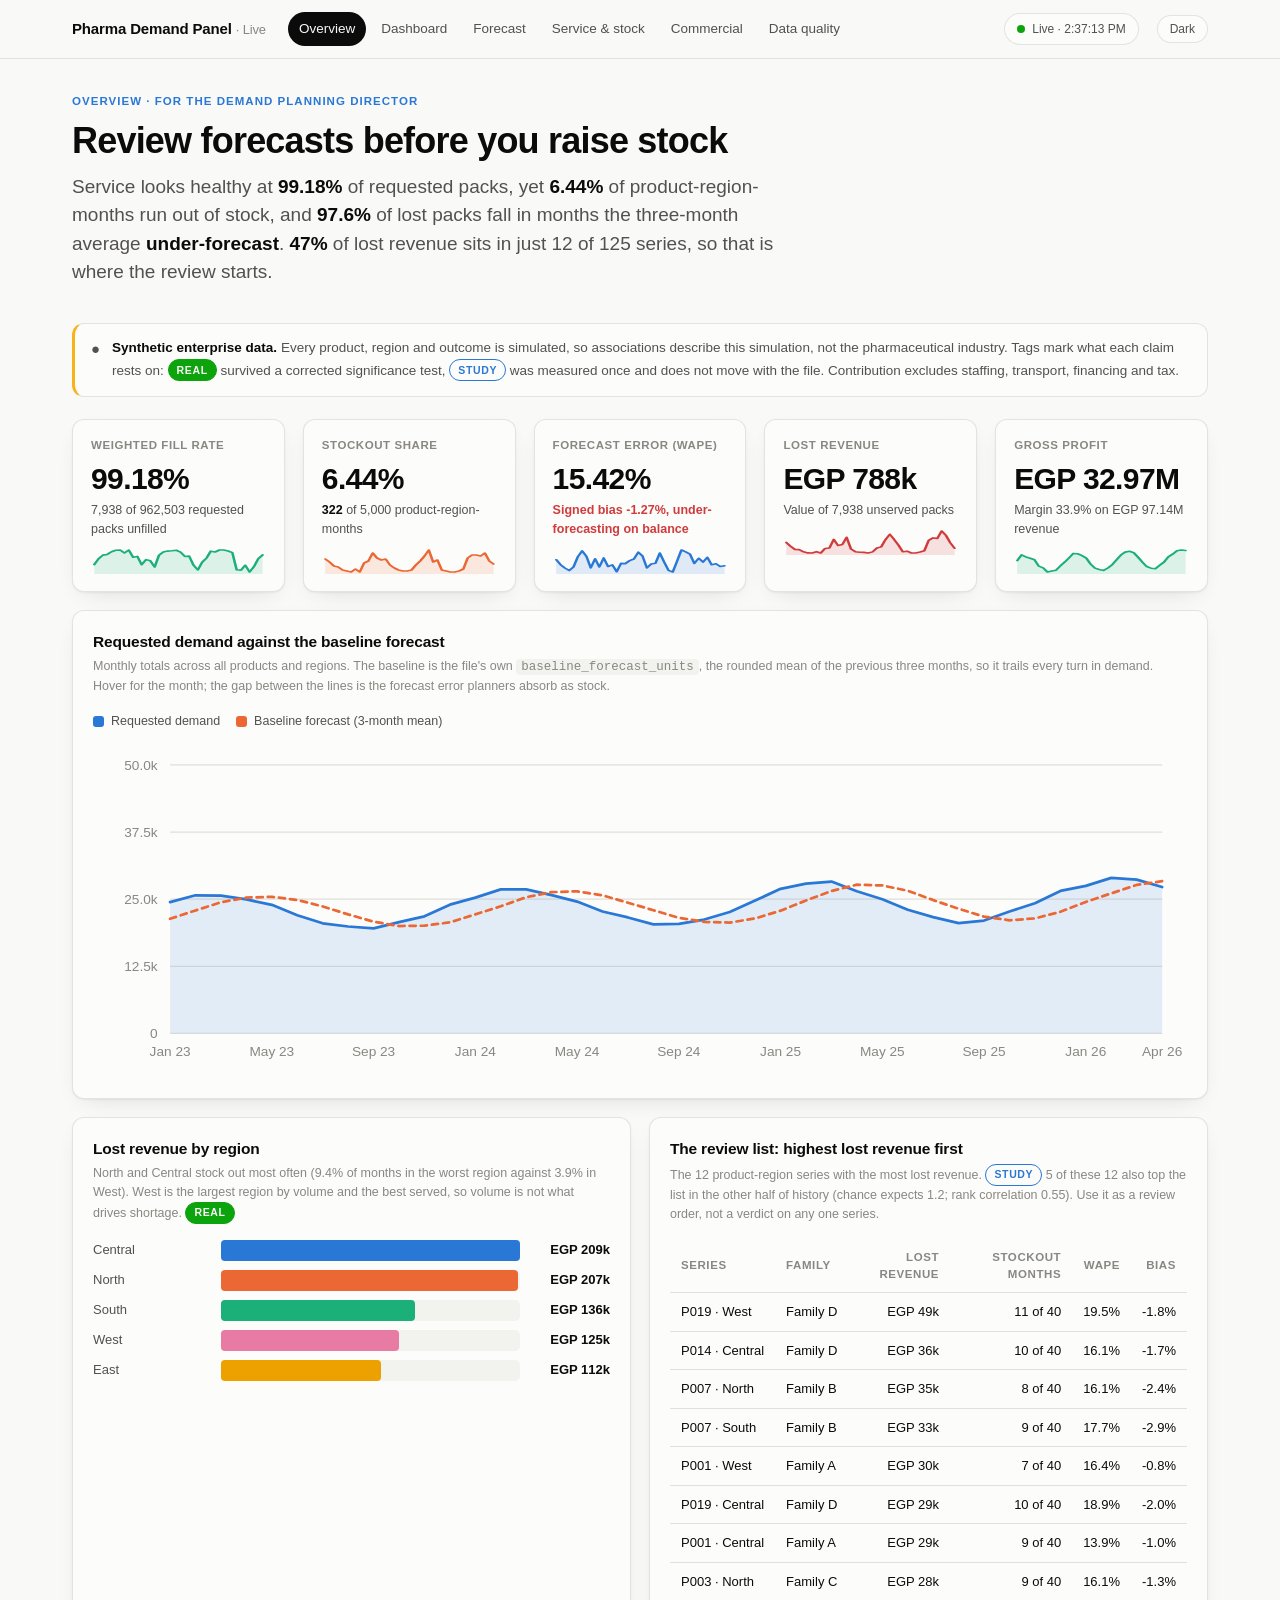
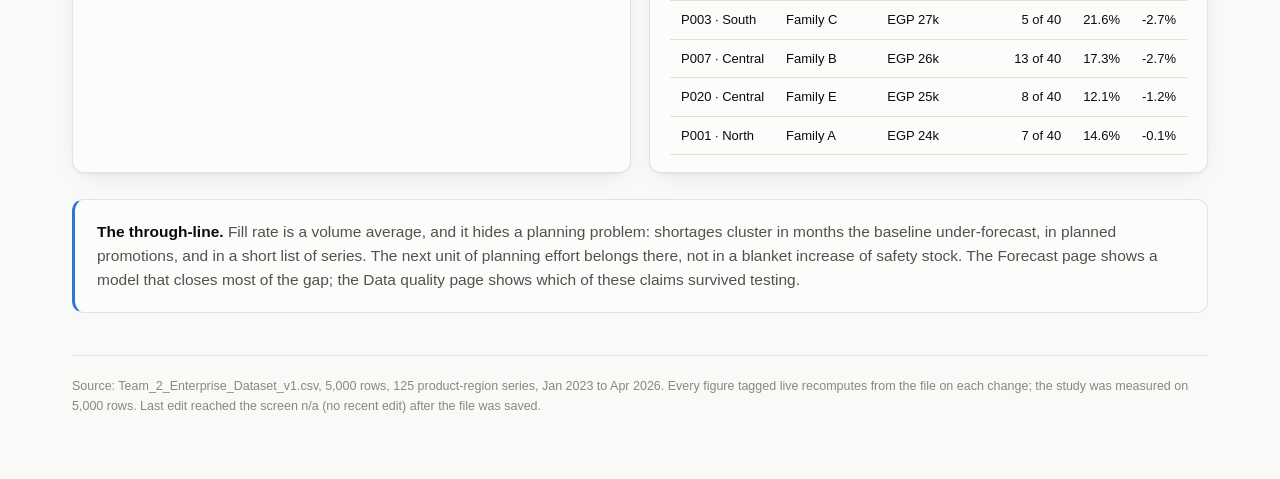
<file: index.html>
<!doctype html>
<html lang="en">
<head>
<meta charset="utf-8">
<meta name="viewport" content="width=device-width, initial-scale=1">
<title>Overview · Pharma Demand Panel</title>
<link rel="stylesheet" href="styles.css">
</head>
<body>
<header class="topbar">
  <div class="topbar-inner">
    <div class="brand">Pharma Demand Panel <span>· Live</span></div>
    <nav class="pages">
      <a href="index.html">Overview</a>
      <a href="dashboard.html">Dashboard</a>
      <a href="forecast.html">Forecast</a>
      <a href="service.html">Service &amp; stock</a>
      <a href="commercial.html">Commercial</a>
      <a href="quality.html">Data quality</a>
    </nav>
    <div class="spacer"></div>
    <span class="live"><span class="dot"></span><span class="live-text">Connecting&hellip;</span></span>
    <button class="theme-btn" type="button">Dark</button>
  </div>
</header>

<main class="wrap">

  <div class="page-head">
    <div class="eyebrow">OVERVIEW · FOR THE DEMAND PLANNING DIRECTOR</div>
    <h1>Review forecasts before you raise stock</h1>
    <p class="insight">Service looks healthy at <b class="js-fill">99.18%</b> of requested packs, yet
      <b class="js-stockout">6.44%</b> of product-region-months run out of stock, and
      <b class="js-underlost">97.6%</b> of lost packs fall in months the three-month average
      <b>under-forecast</b>. <b class="js-topshare">47%</b> of lost revenue sits in just
      <span class="js-topk">12</span> of <span class="js-series">125</span> series, so that is where the review starts.</p>
  </div>
  <div class="notice"><span class="ico">&#9679;</span>
    <div><strong>Synthetic enterprise data.</strong> Every product, region and outcome is simulated, so
      associations describe this simulation, not the pharmaceutical industry. Tags mark what each claim rests on:
      <span class="tag real">real</span> survived a corrected significance test,
      <span class="tag study">study</span> was measured once and does not move with the file.
      Contribution excludes staffing, transport, financing and tax.</div></div>
  <div class="notice is-critical js-stale" hidden></div>

  <div class="kpi-row" id="kpis"></div>

  <div class="panel" style="margin-top:18px">
    <h2>Requested demand against the baseline forecast</h2>
    <p class="note">Monthly totals across all products and regions. The baseline is the file's own
      <code>baseline_forecast_units</code>, the rounded mean of the previous three months, so it trails every turn in
      demand. Hover for the month; the gap between the lines is the forecast error planners absorb as stock.</p>
    <div class="legend" id="trend-legend"></div>
    <div class="panel-scroll"><div id="trend"></div></div>
  </div>

  <div class="grid two">
    <div class="panel">
      <h2>Lost revenue by region</h2>
      <p class="note"><span class="js-worst-region">North</span> and <span class="js-worst2-region">Central</span> stock out
        most often (<span class="js-worst-region-so">9.4%</span> of months in the worst region against
        <span class="js-best-region-so">3.9%</span> in <span class="js-best-region">West</span>). West is the largest region by volume and the best served,
        so volume is not what drives shortage.
        <span class="tag real">real</span></p>
      <div id="region-bars"></div>
    </div>
    <div class="panel">
      <h2>The review list: highest lost revenue first</h2>
      <p class="note">The <span class="js-topk">12</span> product-region series with the most lost revenue.
        <span class="tag study">study</span> <span id="stab">Five of these twelve also top the list in the other half of history.</span>
        Use it as a review order, not a verdict on any one series.</p>
      <div class="panel-scroll"><div id="review"></div></div>
    </div>
  </div>

  <div class="through-line"><b>The through-line.</b> Fill rate is a volume average, and it hides a planning problem:
    shortages cluster in months the baseline under-forecast, in planned promotions, and in a short list of series.
    The next unit of planning effort belongs there, not in a blanket increase of safety stock. The Forecast page shows
    a model that closes most of the gap; the Data quality page shows which of these claims survived testing.</div>
  <footer class="foot">
    Source: <span class="js-source">Team_2_Enterprise_Dataset_v1.csv</span>, <span class="js-rows">5,000</span> rows,
    <span class="js-series">125</span> product-region series, <span class="js-period">Jan 2023 to Apr 2026</span>.
    Every figure tagged live recomputes from the file on each change; the study was measured on
    <span class="js-study-rows">5,000</span> rows. Last edit reached the screen
    <span class="js-latency">n/a</span> after the file was saved.
  </footer>
</main>
<script src="app.js"></script>
<script>
(function () {

  var f = LDD.fmt, $ = LDD.byId;
  function tag(v) {
    var c = v === 'REAL' ? 'real' : v === 'SUGGESTIVE' ? 'suggestive' : v === 'NOISE' ? 'noise' : '';
    return '<span class="tag ' + c + '">' + v.toLowerCase() + '</span>';
  }
  function setText(cls, v) { document.querySelectorAll('.js-' + cls).forEach(function (n) { n.textContent = v; }); }
  function reg(d, id) {
    return d.study ? (d.study.register || []).filter(function (r) { return r.id === id; })[0] : null;
  }
  function toggle(set, v, repaint) { if (set.has(v)) set.delete(v); else set.add(v); repaint(); }

  LDD.start(function render(d) {
    if (!d || !d.kpis || !d.raw) return;
    var k = d.kpis, tr = d.trend;
    var series = function (key) { return tr.map(function (m) { return m[key]; }); };
    $('kpis').innerHTML =
        LDD.tile('Weighted fill rate', f.pct(k.fill_rate, 2), f.int(k.lost) + ' of ' + f.int(k.demand) + ' requested packs unfilled',
                 LDD.sparkline(series('fill_rate'), {color: 'var(--series-3)'}))
      + LDD.tile('Stockout share', f.pct(k.stockout_share, 2), '<b>' + f.int(k.stockouts) + '</b> of ' + f.int(k.rows) + ' product-region-months',
                 LDD.sparkline(series('stockout_share'), {color: 'var(--series-2)'}), '')
      + LDD.tile('Forecast error (WAPE)', f.pct(k.wape, 2), 'Signed bias ' + f.spct(k.bias, 2) + (k.bias < 0 ? ', under-forecasting on balance' : ', over-forecasting on balance'),
                 LDD.sparkline(series('wape'), {color: 'var(--series-1)'}), k.bias < 0 ? 'bad' : '')
      + LDD.tile('Lost revenue', f.compact(k.lost_revenue), 'Value of ' + f.int(k.lost) + ' unserved packs',
                 LDD.sparkline(series('lost_revenue'), {color: 'var(--critical)'}))
      + LDD.tile('Gross profit', f.compact(k.gross_profit), 'Margin ' + f.pct(k.margin, 1) + ' on ' + f.compact(k.revenue) + ' revenue',
                 LDD.sparkline(series('gross_profit'), {color: 'var(--series-3)'}));

    $('trend-legend').innerHTML =
        '<span class="legend-item"><span class="swatch" style="background:var(--series-1)"></span>Requested demand</span>'
      + '<span class="legend-item"><span class="swatch" style="background:var(--series-2)"></span>Baseline forecast (3-month mean)</span>';
    LDD.lineChart($('trend'), {
      labels: tr.map(function (m) { return m.month; }), labelFmt: f.month, tipTitle: f.monthLong,
      series: [{name: 'Requested demand', color: 'var(--series-1)', values: series('demand'), fill: true},
               {name: 'Baseline forecast', color: 'var(--series-2)', values: series('forecast'), dash: '5 4'}],
      yFmt: f.packs, tipFmt: function (v) { return f.int(v) + ' packs'; },
      tipExtra: function (i) {
        var m = tr[i]; return LDD.tRow('Error', f.spct(m.bias, 1) + ' (WAPE ' + f.pct(m.wape, 1) + ')');
      }
    });

    var regs = d.by_region.slice().sort(function (a, b) { return b.lost_revenue - a.lost_revenue; });
    LDD.barList($('region-bars'), regs.map(function (r) {
      return {label: r.name, value: r.lost_revenue, valueText: f.compact(r.lost_revenue),
        color: LDD.colorFor('region', r.name),
        tip: LDD.tTitle(r.name) + LDD.tRow('Lost revenue', f.egp(r.lost_revenue)) + LDD.tRow('Stockout share', f.pct(r.stockout_share, 1))
          + LDD.tRow('Fill rate', f.pct(r.fill_rate, 2)) + LDD.tRow('Share of volume', f.pct(r.demand_share, 1))};
    }));

    LDD.dataTable($('review'),
      [{label: 'Series'}, {label: 'Family'}, {label: 'Lost revenue', num: true}, {label: 'Stockout months', num: true},
       {label: 'WAPE', num: true}, {label: 'Bias', num: true}],
      d.top_series.map(function (s) {
        return [s.product + ' · ' + s.region, s.family, f.compact(s.lost_revenue), f.int(s.stockouts) + ' of ' + s.rows,
                f.pct(s.wape, 1), f.spct(s.bias, 1)];
      }));
    if (d.study && d.study.stability && d.study.stability.top12_overlap != null) {
      var st = d.study.stability;
      $('stab').textContent = st.top12_overlap + ' of these ' + d.concentration.top_k + ' also top the list in the other half of history (chance expects '
        + st.chance_overlap.toFixed(1) + '; rank correlation ' + st.spearman_rho.toFixed(2) + ').';
    }
  });

})();
</script>
</body>
</html>
</file>
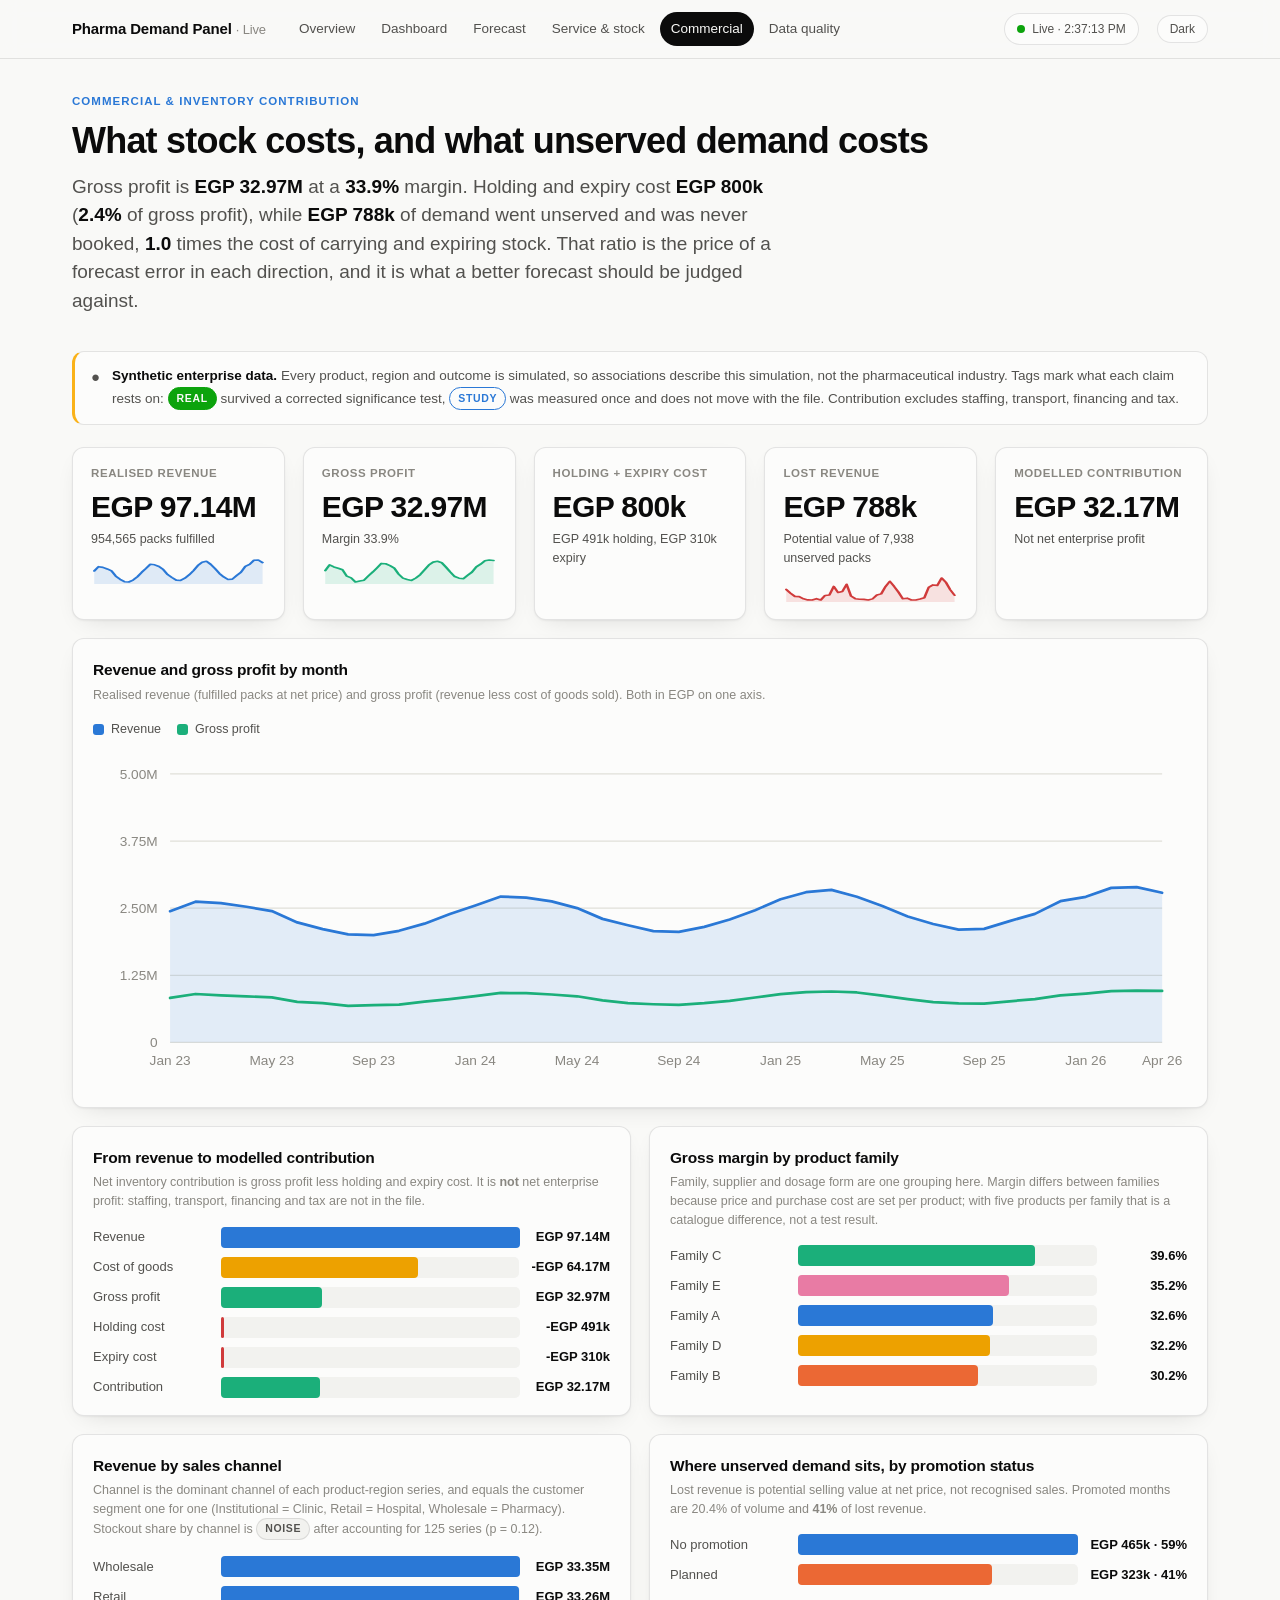
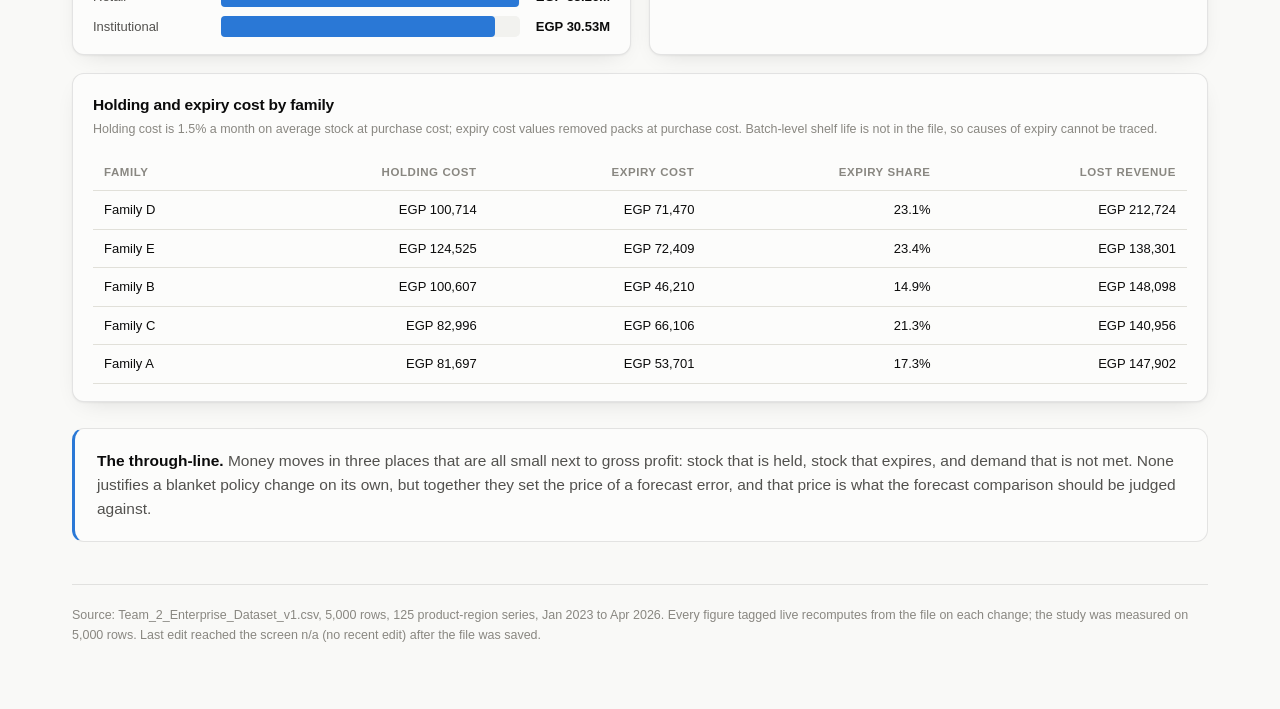
<file: commercial.html>
<!doctype html>
<html lang="en">
<head>
<meta charset="utf-8">
<meta name="viewport" content="width=device-width, initial-scale=1">
<title>Commercial · Pharma Demand Panel</title>
<link rel="stylesheet" href="styles.css">
</head>
<body>
<header class="topbar">
  <div class="topbar-inner">
    <div class="brand">Pharma Demand Panel <span>· Live</span></div>
    <nav class="pages">
      <a href="index.html">Overview</a>
      <a href="dashboard.html">Dashboard</a>
      <a href="forecast.html">Forecast</a>
      <a href="service.html">Service &amp; stock</a>
      <a href="commercial.html">Commercial</a>
      <a href="quality.html">Data quality</a>
    </nav>
    <div class="spacer"></div>
    <span class="live"><span class="dot"></span><span class="live-text">Connecting&hellip;</span></span>
    <button class="theme-btn" type="button">Dark</button>
  </div>
</header>

<main class="wrap">

  <div class="page-head">
    <div class="eyebrow">COMMERCIAL &amp; INVENTORY CONTRIBUTION</div>
    <h1>What stock costs, and what unserved demand costs</h1>
    <p class="insight">Gross profit is <b class="js-gp">EGP 32.97M</b> at a <b class="js-margin">33.9%</b> margin. Holding and expiry
      cost <b class="js-holding-expiry">EGP 800k</b> (<b id="cost-gp">2.4%</b> of gross profit), while <b class="js-lostrev">EGP 788k</b>
      of demand went unserved and was never booked, <b id="lost-ratio">1.0</b> times the cost of carrying and expiring stock. That ratio is the price
      of a forecast error in each direction, and it is what a better forecast should be judged against.</p>
  </div>
  <div class="notice"><span class="ico">&#9679;</span>
    <div><strong>Synthetic enterprise data.</strong> Every product, region and outcome is simulated, so
      associations describe this simulation, not the pharmaceutical industry. Tags mark what each claim rests on:
      <span class="tag real">real</span> survived a corrected significance test,
      <span class="tag study">study</span> was measured once and does not move with the file.
      Contribution excludes staffing, transport, financing and tax.</div></div>
  <div class="notice is-critical js-stale" hidden></div>

  <div class="kpi-row" id="kpis"></div>

  <div class="panel" style="margin-top:18px">
    <h2>Revenue and gross profit by month</h2>
    <p class="note">Realised revenue (fulfilled packs at net price) and gross profit (revenue less cost of goods sold). Both in EGP on one axis.</p>
    <div class="legend">
      <span class="legend-item"><span class="swatch" style="background:var(--series-1)"></span>Revenue</span>
      <span class="legend-item"><span class="swatch" style="background:var(--series-3)"></span>Gross profit</span></div>
    <div class="panel-scroll"><div id="trend"></div></div>
  </div>

  <div class="grid two">
    <div class="panel">
      <h2>From revenue to modelled contribution</h2>
      <p class="note">Net inventory contribution is gross profit less holding and expiry cost. It is <strong>not</strong> net enterprise
        profit: staffing, transport, financing and tax are not in the file.</p>
      <div id="bridge"></div>
    </div>
    <div class="panel">
      <h2>Gross margin by product family</h2>
      <p class="note">Family, supplier and dosage form are one grouping here. Margin differs between families because
        price and purchase cost are set per product; with five products per family that is a catalogue difference, not a test result.</p>
      <div id="margin-bars"></div>
    </div>
  </div>

  <div class="grid two">
    <div class="panel">
      <h2>Revenue by sales channel</h2>
      <p class="note">Channel is the dominant channel of each product-region series, and equals the customer segment one for one
        (Institutional = Clinic, Retail = Hospital, Wholesale = Pharmacy). Stockout share by channel is <span class="tag noise">noise</span>
        after accounting for 125 series (p = 0.12).</p>
      <div id="chan-bars"></div>
    </div>
    <div class="panel">
      <h2>Where unserved demand sits, by promotion status</h2>
      <p class="note">Lost revenue is potential selling value at net price, not recognised sales. Promoted months are
        <span class="js-promo-share">20.4%</span> of volume and <b id="promo-lostshare">41%</b> of lost revenue.</p>
      <div id="promo-bars"></div>
    </div>
  </div>

  <div class="panel" style="margin-top:18px">
    <h2>Holding and expiry cost by family</h2>
    <p class="note">Holding cost is 1.5% a month on average stock at purchase cost; expiry cost values removed packs at purchase cost.
      Batch-level shelf life is not in the file, so causes of expiry cannot be traced.</p>
    <div class="panel-scroll"><div id="cost-table"></div></div>
  </div>

  <div class="through-line"><b>The through-line.</b> Money moves in three places that are all small next to gross profit: stock that
    is held, stock that expires, and demand that is not met. None justifies a blanket policy
    change on its own, but together they set the price of a forecast error, and that price is what the forecast comparison should be judged against.</div>
  <footer class="foot">
    Source: <span class="js-source">Team_2_Enterprise_Dataset_v1.csv</span>, <span class="js-rows">5,000</span> rows,
    <span class="js-series">125</span> product-region series, <span class="js-period">Jan 2023 to Apr 2026</span>.
    Every figure tagged live recomputes from the file on each change; the study was measured on
    <span class="js-study-rows">5,000</span> rows. Last edit reached the screen
    <span class="js-latency">n/a</span> after the file was saved.
  </footer>
</main>
<script src="app.js"></script>
<script>
(function () {

  var f = LDD.fmt, $ = LDD.byId;
  function tag(v) {
    var c = v === 'REAL' ? 'real' : v === 'SUGGESTIVE' ? 'suggestive' : v === 'NOISE' ? 'noise' : '';
    return '<span class="tag ' + c + '">' + v.toLowerCase() + '</span>';
  }
  function setText(cls, v) { document.querySelectorAll('.js-' + cls).forEach(function (n) { n.textContent = v; }); }
  function reg(d, id) {
    return d.study ? (d.study.register || []).filter(function (r) { return r.id === id; })[0] : null;
  }
  function toggle(set, v, repaint) { if (set.has(v)) set.delete(v); else set.add(v); repaint(); }

  LDD.start(function render(d) {
    if (!d || !d.kpis || !d.raw) return;
    var k = d.kpis, tr = d.trend;
    var series = function (key) { return tr.map(function (m) { return m[key]; }); };
    document.getElementById('cost-gp').textContent = f.pct((k.holding + k.expiry) / k.gross_profit, 1);
    $('lost-ratio').textContent = ((k.lost_revenue) / ((k.holding + k.expiry) || 1)).toFixed(1);
    var pl = d.by_promo.filter(function (x) { return x.name === 'Planned'; })[0];
    $('promo-lostshare').textContent = f.pct(pl ? pl.lost_revenue / (k.lost_revenue || 1) : 0, 0);
    $('kpis').innerHTML =
        LDD.tile('Realised revenue', f.compact(k.revenue), f.int(k.fulfilled) + ' packs fulfilled', LDD.sparkline(series('revenue')))
      + LDD.tile('Gross profit', f.compact(k.gross_profit), 'Margin ' + f.pct(k.margin, 1), LDD.sparkline(series('gross_profit'), {color: 'var(--series-3)'}))
      + LDD.tile('Holding + expiry cost', f.compact(k.holding + k.expiry), f.compact(k.holding) + ' holding, ' + f.compact(k.expiry) + ' expiry')
      + LDD.tile('Lost revenue', f.compact(k.lost_revenue), 'Potential value of ' + f.int(k.lost) + ' unserved packs', LDD.sparkline(series('lost_revenue'), {color: 'var(--critical)'}))
      + LDD.tile('Modelled contribution', f.compact(k.gross_profit - k.holding - k.expiry), 'Not net enterprise profit');

    LDD.lineChart($('trend'), {
      labels: tr.map(function (m) { return m.month; }), labelFmt: f.month, tipTitle: f.monthLong,
      series: [{name: 'Revenue', color: 'var(--series-1)', values: series('revenue'), fill: true},
               {name: 'Gross profit', color: 'var(--series-3)', values: series('gross_profit')}],
      yFmt: function (v) { return f.compact(v).replace('EGP ', ''); }, tipFmt: f.egp,
      tipExtra: function (i) { return LDD.tRow('Margin', f.pct(tr[i].margin, 1)); }
    });

    var cogs = k.revenue - k.gross_profit, contrib = k.gross_profit - k.holding - k.expiry;
    LDD.barList($('bridge'), [
      {label: 'Revenue', value: k.revenue, valueText: f.compact(k.revenue), color: 'var(--series-1)'},
      {label: 'Cost of goods', value: cogs, valueText: '-' + f.compact(cogs), color: 'var(--series-4)'},
      {label: 'Gross profit', value: k.gross_profit, valueText: f.compact(k.gross_profit), color: 'var(--series-3)'},
      {label: 'Holding cost', value: k.holding, valueText: '-' + f.compact(k.holding), color: 'var(--critical)'},
      {label: 'Expiry cost', value: k.expiry, valueText: '-' + f.compact(k.expiry), color: 'var(--critical)'},
      {label: 'Contribution', value: contrib, valueText: f.compact(contrib), color: 'var(--series-3)'}
    ].map(function (r) { r.tip = LDD.tTitle(r.label) + LDD.tRow('EGP', f.egp(r.value)); return r; }));

    var fam = d.by_family.slice().sort(function (a, b) { return b.margin - a.margin; });
    LDD.barList($('margin-bars'), fam.map(function (x) {
      return {label: x.name, value: x.margin, valueText: f.pct(x.margin, 1), color: LDD.colorFor('family', x.name),
        tip: LDD.tTitle(x.name) + LDD.tRow('Gross margin', f.pct(x.margin, 2)) + LDD.tRow('Revenue', f.compact(x.revenue)) + LDD.tRow('Gross profit', f.compact(x.gross_profit))};
    }), {max: 0.5});

    var ch = d.by_channel.slice().sort(function (a, b) { return b.revenue - a.revenue; });
    LDD.barList($('chan-bars'), ch.map(function (x) {
      return {label: x.name, value: x.revenue, valueText: f.compact(x.revenue), color: 'var(--series-1)',
        tip: LDD.tTitle(x.name) + LDD.tRow('Revenue', f.egp(x.revenue)) + LDD.tRow('Margin', f.pct(x.margin, 1)) + LDD.tRow('Stockout share', f.pct(x.stockout_share, 1))};
    }));
    LDD.barList($('promo-bars'), d.by_promo.map(function (x) {
      return {label: x.name, value: x.lost_revenue, valueText: f.compact(x.lost_revenue) + ' · ' + f.pct(x.lost_revenue / (k.lost_revenue || 1), 0), color: x.name === 'Planned' ? 'var(--series-2)' : 'var(--series-1)',
        tip: LDD.tTitle(x.name) + LDD.tRow('Lost revenue', f.egp(x.lost_revenue)) + LDD.tRow('Share of volume', f.pct(x.demand_share, 1))};
    }));
    var tot = {h: 0, e: 0}; fam.forEach(function (x) { tot.h += x.holding; tot.e += x.expiry; });
    LDD.dataTable($('cost-table'),
      [{label: 'Family'}, {label: 'Holding cost', num: true}, {label: 'Expiry cost', num: true}, {label: 'Expiry share', num: true}, {label: 'Lost revenue', num: true}],
      d.by_family.map(function (x) { return [x.name, f.egp(x.holding), f.egp(x.expiry), f.pct(x.expiry / (tot.e || 1), 1), f.egp(x.lost_revenue)]; }));
  });

})();
</script>
</body>
</html>
</file>
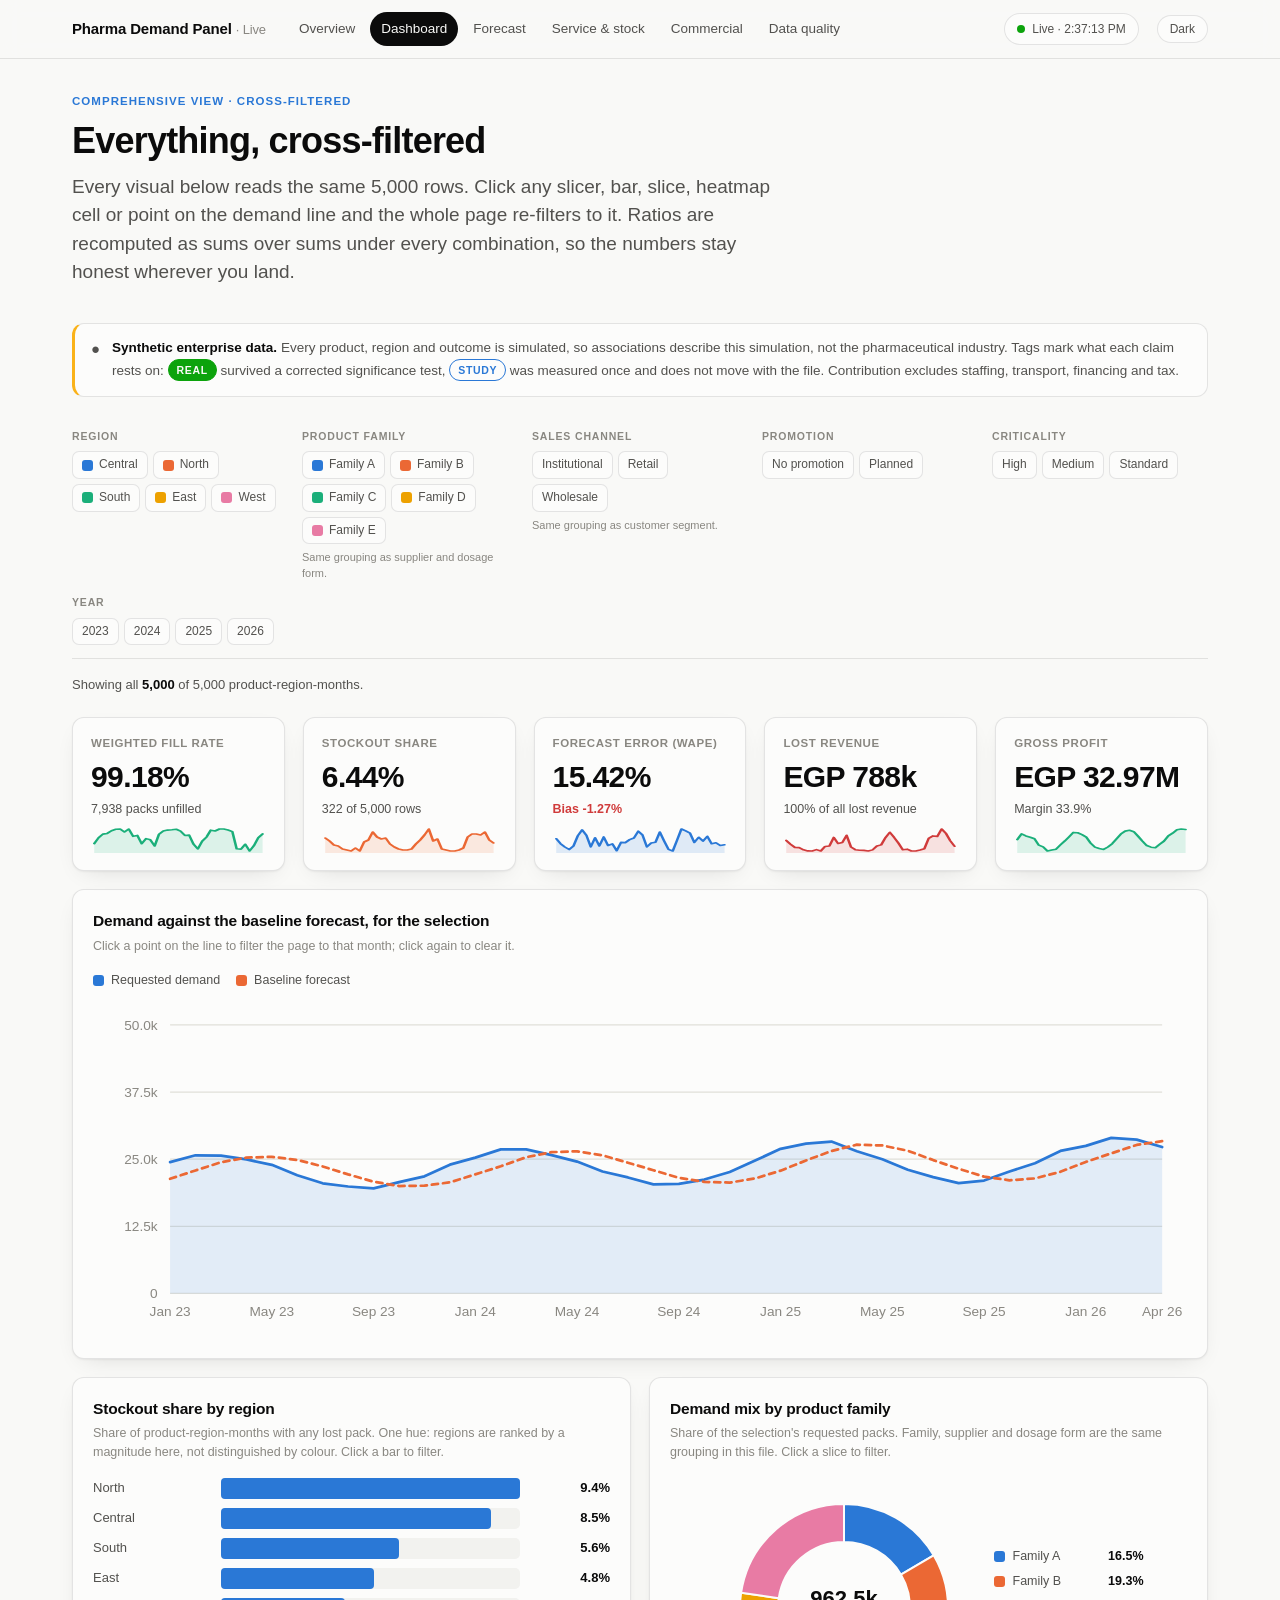
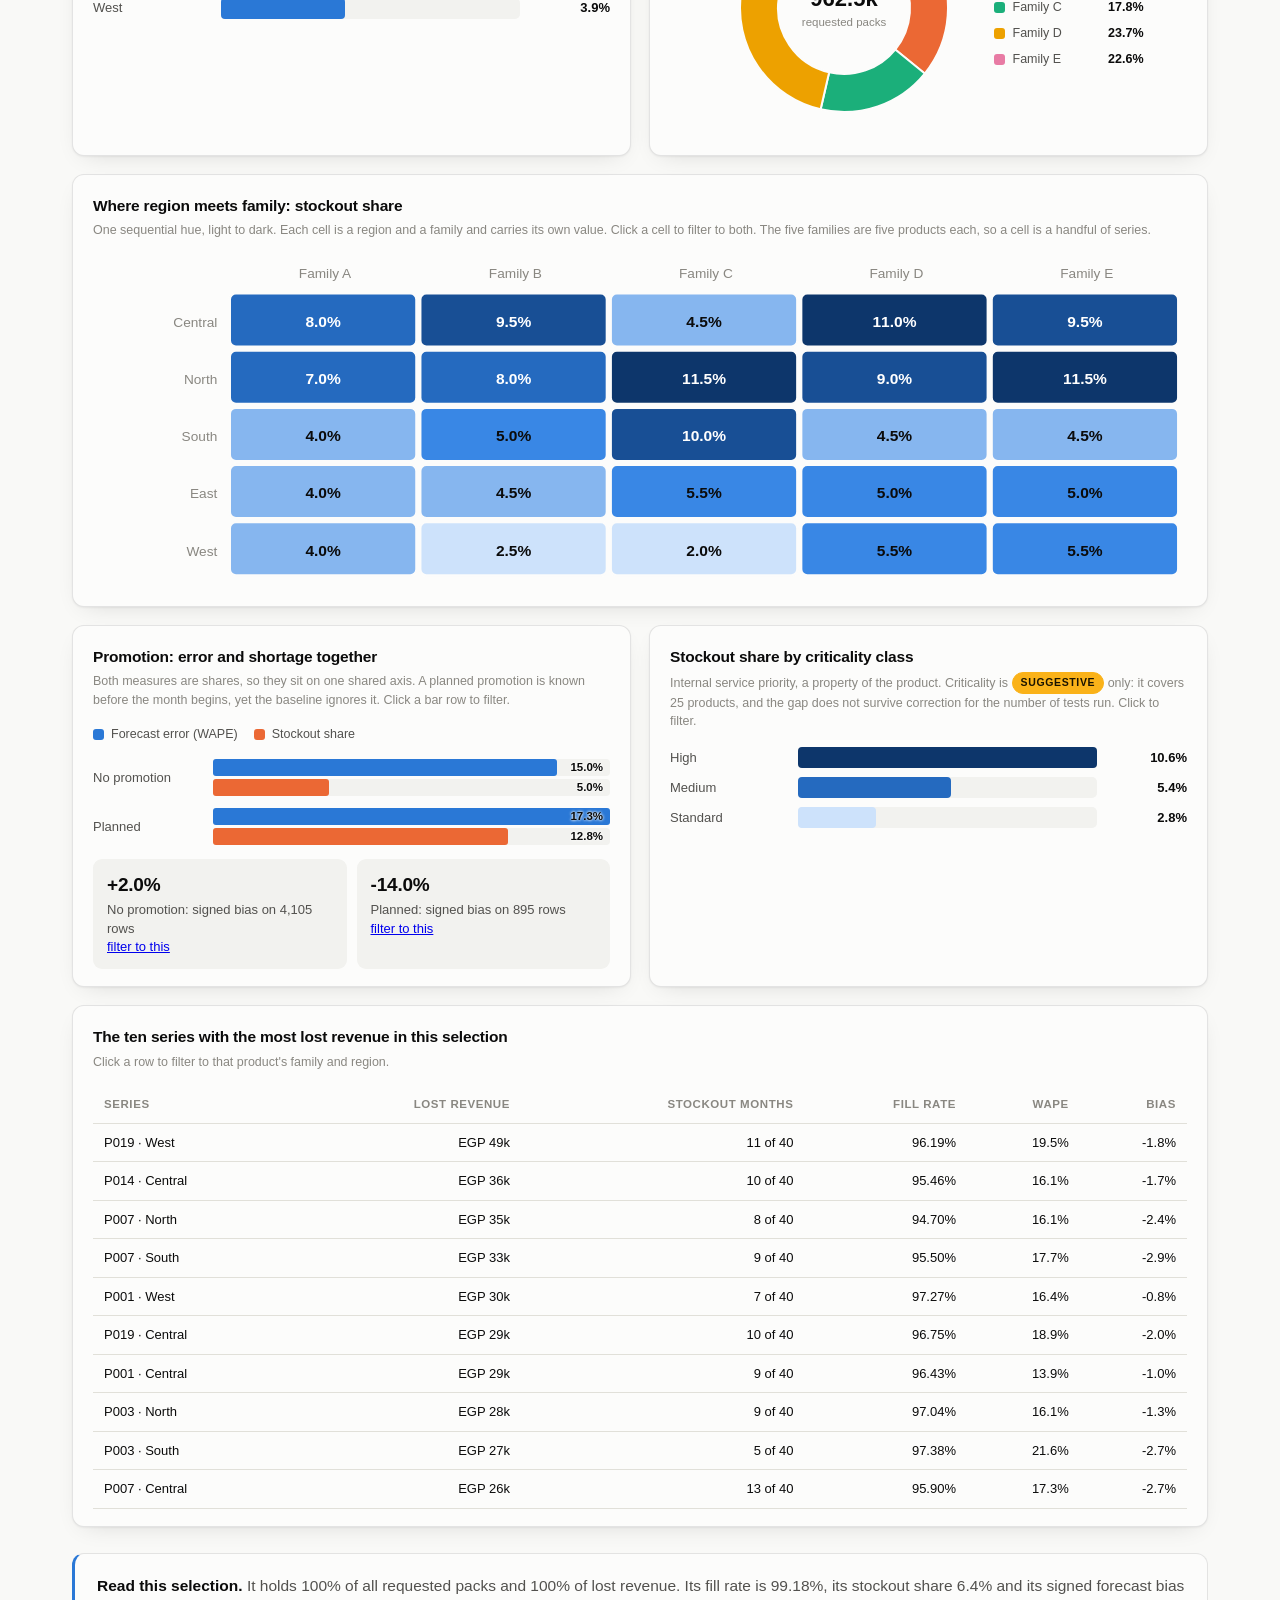
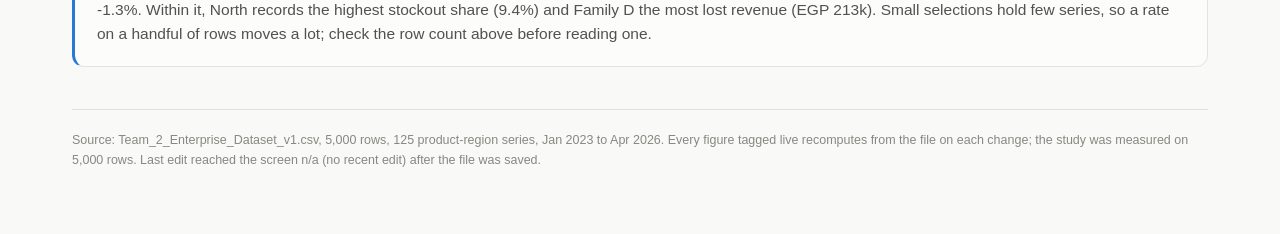
<file: dashboard.html>
<!doctype html>
<html lang="en">
<head>
<meta charset="utf-8">
<meta name="viewport" content="width=device-width, initial-scale=1">
<title>Dashboard · Pharma Demand Panel</title>
<link rel="stylesheet" href="styles.css">
</head>
<body>
<header class="topbar">
  <div class="topbar-inner">
    <div class="brand">Pharma Demand Panel <span>· Live</span></div>
    <nav class="pages">
      <a href="index.html">Overview</a>
      <a href="dashboard.html">Dashboard</a>
      <a href="forecast.html">Forecast</a>
      <a href="service.html">Service &amp; stock</a>
      <a href="commercial.html">Commercial</a>
      <a href="quality.html">Data quality</a>
    </nav>
    <div class="spacer"></div>
    <span class="live"><span class="dot"></span><span class="live-text">Connecting&hellip;</span></span>
    <button class="theme-btn" type="button">Dark</button>
  </div>
</header>

<main class="wrap">

  <div class="page-head">
    <div class="eyebrow">COMPREHENSIVE VIEW · CROSS-FILTERED</div>
    <h1>Everything, cross-filtered</h1>
    <p class="insight">Every visual below reads the same <span class="js-rows">5,000</span> rows. Click any slicer, bar, slice,
      heatmap cell or point on the demand line and the whole page re-filters to it. Ratios are recomputed as sums over sums
      under every combination, so the numbers stay honest wherever you land.</p>
  </div>
  <div class="notice"><span class="ico">&#9679;</span>
    <div><strong>Synthetic enterprise data.</strong> Every product, region and outcome is simulated, so
      associations describe this simulation, not the pharmaceutical industry. Tags mark what each claim rests on:
      <span class="tag real">real</span> survived a corrected significance test,
      <span class="tag study">study</span> was measured once and does not move with the file.
      Contribution excludes staffing, transport, financing and tax.</div></div>
  <div class="notice is-critical js-stale" hidden></div>

  <div class="filterbar">
    <div>
      <div class="filterbar-inner">
        <div id="sl-region"></div><div id="sl-family"></div><div id="sl-channel"></div>
        <div id="sl-promo"></div><div id="sl-crit"></div><div id="sl-year"></div>
      </div>
    </div>
  </div>
  <div class="filter-summary">
    <span id="fs-text">Loading&hellip;</span>
    <button class="reset" id="fs-reset" type="button" hidden>Reset all filters</button>
  </div>

  <div class="kpi-row" id="kpis"></div>

  <div class="panel" style="margin-top:18px">
    <h2>Demand against the baseline forecast, for the selection</h2>
    <p class="note">Click a point on the line to filter the page to that month; click again to clear it.</p>
    <div class="legend">
      <span class="legend-item"><span class="swatch" style="background:var(--series-1)"></span>Requested demand</span>
      <span class="legend-item"><span class="swatch" style="background:var(--series-2)"></span>Baseline forecast</span></div>
    <div class="panel-scroll"><div id="trend"></div></div>
  </div>

  <div class="grid two">
    <div class="panel">
      <h2>Stockout share by region</h2>
      <p class="note">Share of product-region-months with any lost pack. One hue: regions are ranked by a magnitude here, not
        distinguished by colour. Click a bar to filter.</p>
      <div id="region-bars"></div>
    </div>
    <div class="panel">
      <h2>Demand mix by product family</h2>
      <p class="note">Share of the selection's requested packs. Family, supplier and dosage form are the same grouping
        in this file. Click a slice to filter.</p>
      <div class="donut-wrap"><div id="donut"></div><div class="donut-legend" id="donut-legend"></div></div>
    </div>
  </div>

  <div class="panel" style="margin-top:18px">
    <h2>Where region meets family: stockout share</h2>
    <p class="note">One sequential hue, light to dark. Each cell is a region and a family and carries its own value. Click a cell
      to filter to both. The five families are five products each, so a cell is a handful of series.</p>
    <div class="panel-scroll"><div id="heat"></div></div>
  </div>

  <div class="grid two">
    <div class="panel">
      <h2>Promotion: error and shortage together</h2>
      <p class="note">Both measures are shares, so they sit on one shared axis. A planned promotion is known before the month
        begins, yet the baseline ignores it. Click a bar row to filter.</p>
      <div class="legend">
        <span class="legend-item"><span class="swatch" style="background:var(--series-1)"></span>Forecast error (WAPE)</span>
        <span class="legend-item"><span class="swatch" style="background:var(--series-2)"></span>Stockout share</span></div>
      <div id="promo"></div>
      <div class="facts" id="promo-facts" style="margin-top:14px"></div>
    </div>
    <div class="panel">
      <h2>Stockout share by criticality class</h2>
      <p class="note">Internal service priority, a property of the product. Criticality is <span class="tag suggestive">suggestive</span>
        only: it covers 25 products, and the gap does not survive correction for the number of tests run. Click to filter.</p>
      <div id="crit"></div>
    </div>
  </div>

  <div class="panel" style="margin-top:18px">
    <h2>The ten series with the most lost revenue in this selection</h2>
    <p class="note">Click a row to filter to that product's family and region.</p>
    <div class="panel-scroll"><div id="top"></div></div>
  </div>

  <div class="through-line" id="through-line"></div>
  <footer class="foot">
    Source: <span class="js-source">Team_2_Enterprise_Dataset_v1.csv</span>, <span class="js-rows">5,000</span> rows,
    <span class="js-series">125</span> product-region series, <span class="js-period">Jan 2023 to Apr 2026</span>.
    Every figure tagged live recomputes from the file on each change; the study was measured on
    <span class="js-study-rows">5,000</span> rows. Last edit reached the screen
    <span class="js-latency">n/a</span> after the file was saved.
  </footer>
</main>
<script src="app.js"></script>
<script>
(function () {

  var f = LDD.fmt, $ = LDD.byId;
  function tag(v) {
    var c = v === 'REAL' ? 'real' : v === 'SUGGESTIVE' ? 'suggestive' : v === 'NOISE' ? 'noise' : '';
    return '<span class="tag ' + c + '">' + v.toLowerCase() + '</span>';
  }
  function setText(cls, v) { document.querySelectorAll('.js-' + cls).forEach(function (n) { n.textContent = v; }); }
  function reg(d, id) {
    return d.study ? (d.study.register || []).filter(function (r) { return r.id === id; })[0] : null;
  }
  function toggle(set, v, repaint) { if (set.has(v)) set.delete(v); else set.add(v); repaint(); }

  var filters = LDD.newFilters(), latest = null;
  function repaint() { if (latest) draw(latest); }
  function tog(dim, v) { toggle(filters[dim], v, repaint); }

  LDD.start(function render(d) {
    if (!d || !d.raw || !d.raw.rows || !d.kpis) return;
    latest = d; draw(d);
  });

  function draw(d) {
    var raw = d.raw, ctx = LDD.ctx, F = ctx.F;
    var rows = LDD.filterRows(raw, filters), active = LDD.anyFilter(filters);

    var sl = function (id, label, dim, values, o) {
      LDD.slicer($(id), Object.assign({label: label, values: values, selected: filters[dim], onChange: repaint}, o || {}));
    };
    sl('sl-region', 'Region', 'region', raw.regions, {colorFn: function (v) { return LDD.colorFor('region', v); }});
    sl('sl-family', 'Product family', 'family', raw.families, {colorFn: function (v) { return LDD.colorFor('family', v); },
       note: 'Same grouping as supplier and dosage form.'});
    sl('sl-channel', 'Sales channel', 'channel', raw.channels, {note: 'Same grouping as customer segment.'});
    sl('sl-promo', 'Promotion', 'promo', raw.promos);
    sl('sl-crit', 'Criticality', 'crit', raw.criticalities);
    sl('sl-year', 'Year', 'year', ctx.years);

    $('fs-text').innerHTML = (active ? 'Showing ' : 'Showing all ') + '<span class="count">' + f.int(rows.length) + '</span> of '
      + f.int(raw.rows.length) + ' product-region-months' + (active ? ', filtered' : '')
      + (filters.month.size ? ' to ' + Array.from(filters.month).sort().map(f.month).join(', ') : '') + '.';
    $('fs-reset').hidden = !active;
    $('fs-reset').onclick = function () { filters = LDD.newFilters(); repaint(); };

    if (!rows.length) {
      ['trend','region-bars','donut','donut-legend','heat','promo','promo-facts','crit','top'].forEach(function (id) { $(id).innerHTML = ''; });
      $('kpis').innerHTML = '<div class="empty-state" style="grid-column:1/-1">No rows match this combination. Clear a filter to bring the visuals back.</div>';
      $('through-line').innerHTML = ''; return;
    }

    var a = LDD.agg(rows), all = LDD.agg(raw.rows);
    var byM = LDD.groupAgg(rows, LDD.key.month, raw.months.filter(function (m) { return rows.some(function () { return true; }); }));
    byM = byM.filter(function (x) { return x.n > 0; });
    var sp = function (k) { return byM.map(function (m) { return m[k]; }); };
    $('kpis').innerHTML =
        LDD.tile('Weighted fill rate', f.pct(a.fill, 2), f.int(a.lost) + ' packs unfilled', LDD.sparkline(sp('fill'), {color: 'var(--series-3)'}))
      + LDD.tile('Stockout share', f.pct(a.so, 2), f.int(a.stockouts) + ' of ' + f.int(a.n) + ' rows', LDD.sparkline(sp('so'), {color: 'var(--series-2)'}))
      + LDD.tile('Forecast error (WAPE)', f.pct(a.wape, 2), 'Bias ' + f.spct(a.bias, 2), LDD.sparkline(sp('wape')), a.bias < 0 ? 'bad' : '')
      + LDD.tile('Lost revenue', f.compact(a.lostrev), f.pct(all.lostrev ? a.lostrev / all.lostrev : 0, 0) + ' of all lost revenue', LDD.sparkline(sp('lostrev'), {color: 'var(--critical)'}))
      + LDD.tile('Gross profit', f.compact(a.gp), 'Margin ' + f.pct(a.margin, 1), LDD.sparkline(sp('gp'), {color: 'var(--series-3)'}));

    LDD.lineChart($('trend'), {
      labels: byM.map(function (m) { return m.name; }), labelFmt: f.month, tipTitle: f.monthLong,
      series: [{name: 'Requested demand', color: 'var(--series-1)', values: sp('demand'), fill: true},
               {name: 'Baseline forecast', color: 'var(--series-2)', values: sp('forecast'), dash: '5 4'}],
      yFmt: f.packs, tipFmt: function (v) { return f.int(v) + ' packs'; },
      tipExtra: function (i) { return LDD.tRow('Error', f.spct(byM[i].bias, 1)) + '<div class="t-note">Click to filter to this month</div>'; },
      onClick: function (i) { tog('month', byM[i].name); }
    });

    var regs = LDD.groupAgg(rows, LDD.key.region, null, 'so');
    LDD.barList($('region-bars'), regs.map(function (r) {
      return {label: r.name, value: r.so, valueText: f.pct(r.so, 1), selected: filters.region.has(r.name),
        tip: LDD.tTitle(r.name) + LDD.tRow('Stockout share', f.pct(r.so, 2)) + LDD.tRow('Stockout months', f.int(r.stockouts) + ' of ' + f.int(r.n))
          + LDD.tRow('Fill rate', f.pct(r.fill, 2)) + '<div class="t-note">Click to filter</div>',
        onClick: function () { tog('region', r.name); }};
    }), {max: Math.max.apply(null, regs.map(function (r) { return r.so; }).concat([0.0001]))});

    var fams = LDD.groupAgg(rows, LDD.key.family, raw.families.filter(function (x) { return true; })).filter(function (x) { return x.n > 0; });
    LDD.donut($('donut'), fams.map(function (x) {
      return {name: x.name, value: x.demand, color: LDD.colorFor('family', x.name), selected: filters.family.has(x.name),
        tip: LDD.tTitle(x.name) + LDD.tRow('Requested packs', f.int(x.demand)) + LDD.tRow('Share', f.pct(x.demand / a.demand, 1))
          + LDD.tRow('Stockout share', f.pct(x.so, 1)) + '<div class="t-note">Click to filter</div>'};
    }), {centre: f.packs(a.demand), centreLabel: 'requested packs', onClick: function (n) { tog('family', n); }});
    $('donut-legend').innerHTML = fams.map(function (x) {
      return '<div class="row"><span class="swatch" style="background:' + LDD.colorFor('family', x.name) + '"></span>' + x.name
        + '<span class="v">' + f.pct(x.demand / a.demand, 1) + '</span></div>';
    }).join('');

    // heatmap region x family
    var vals = raw.regions.map(function (rg) {
      return raw.families.map(function (fm) {
        var sub = rows.filter(function (r) { return raw.regions[r[F.region]] === rg && ctx.famOf[r[F.product]] === fm; });
        return sub.length ? LDD.agg(sub).so : null;
      });
    });
    LDD.heatmap($('heat'), {rows: raw.regions, cols: raw.families, values: vals, valFmt: function (v) { return f.pct(v, 1); },
      title: 'Stockout share',
      selected: function (r, c) { return filters.region.has(r) && filters.family.has(c); },
      onClick: function (r, c) {
        var both = filters.region.has(r) && filters.family.has(c);
        filters.region.clear(); filters.family.clear();
        if (!both) { filters.region.add(r); filters.family.add(c); }
        repaint();
      }});

    var pr = LDD.groupAgg(rows, LDD.key.promo, raw.promos).filter(function (x) { return x.n > 0; });
    LDD.pairedBars($('promo'), pr.map(function (x) { return {name: x.name, a: x.wape, b: x.so}; }),
      {aColor: 'var(--series-1)', bColor: 'var(--series-2)', aName: 'WAPE', bName: 'Stockout share', fmt: function (v) { return f.pct(v, 1); }});
    $('promo-facts').innerHTML = pr.map(function (x) {
      return '<div class="fact"><b>' + f.spct(x.bias, 1) + '</b>' + x.name + ': signed bias on ' + f.int(x.n) + ' rows<br>'
        + '<a href="#" data-p="' + x.name + '" class="pf">filter to this</a></div>';
    }).join('');
    Array.prototype.forEach.call(document.querySelectorAll('.pf'), function (n) {
      n.addEventListener('click', function (e) { e.preventDefault(); tog('promo', n.getAttribute('data-p')); });
    });

    var cr = LDD.groupAgg(rows, LDD.key.crit, raw.criticalities).filter(function (x) { return x.n > 0; });
    LDD.barList($('crit'), cr.map(function (x) {
      return {label: x.name, value: x.so, valueText: f.pct(x.so, 1), selected: filters.crit.has(x.name),
        tip: LDD.tTitle(x.name + ' criticality') + LDD.tRow('Stockout share', f.pct(x.so, 2)) + LDD.tRow('Lost revenue', f.compact(x.lostrev))
          + '<div class="t-note">Click to filter</div>', onClick: function () { tog('crit', x.name); }};
    }), {sequential: true, max: Math.max.apply(null, cr.map(function (x) { return x.so; }).concat([0.0001]))});

    var ser = LDD.groupAgg(rows, LDD.key.series, null, 'lostrev').slice(0, 10);
    LDD.dataTable($('top'),
      [{label: 'Series'}, {label: 'Lost revenue', num: true}, {label: 'Stockout months', num: true}, {label: 'Fill rate', num: true},
       {label: 'WAPE', num: true}, {label: 'Bias', num: true}],
      ser.map(function (s) { return [s.name, f.compact(s.lostrev), f.int(s.stockouts) + ' of ' + s.n, f.pct(s.fill, 2), f.pct(s.wape, 1), f.spct(s.bias, 1)]; }),
      {onRow: function (i) {
        var parts = ser[i].name.split(' · '), p = raw.products.filter(function (x) { return x.id === parts[0]; })[0];
        filters.region.clear(); filters.family.clear(); filters.region.add(parts[1]); filters.family.add(p.family); repaint();
      }});

    var topReg = regs[0], topFam = LDD.groupAgg(rows, LDD.key.family, null, 'lostrev')[0];
    $('through-line').innerHTML = '<b>Read this selection.</b> It holds ' + f.pct(a.demand / all.demand, 0) + ' of all requested packs and '
      + f.pct(all.lostrev ? a.lostrev / all.lostrev : 0, 0) + ' of lost revenue. Its fill rate is ' + f.pct(a.fill, 2)
      + ', its stockout share ' + f.pct(a.so, 1) + ' and its signed forecast bias ' + f.spct(a.bias, 1) + '. '
      + (regs.length > 1 ? 'Within it, ' + topReg.name + ' records the highest stockout share (' + f.pct(topReg.so, 1) + ') and ' + topFam.name
        + ' the most lost revenue (' + f.compact(topFam.lostrev) + '). ' : '')
      + 'Small selections hold few series, so a rate on a handful of rows moves a lot; check the row count above before reading one.';
  }

})();
</script>
</body>
</html>
</file>
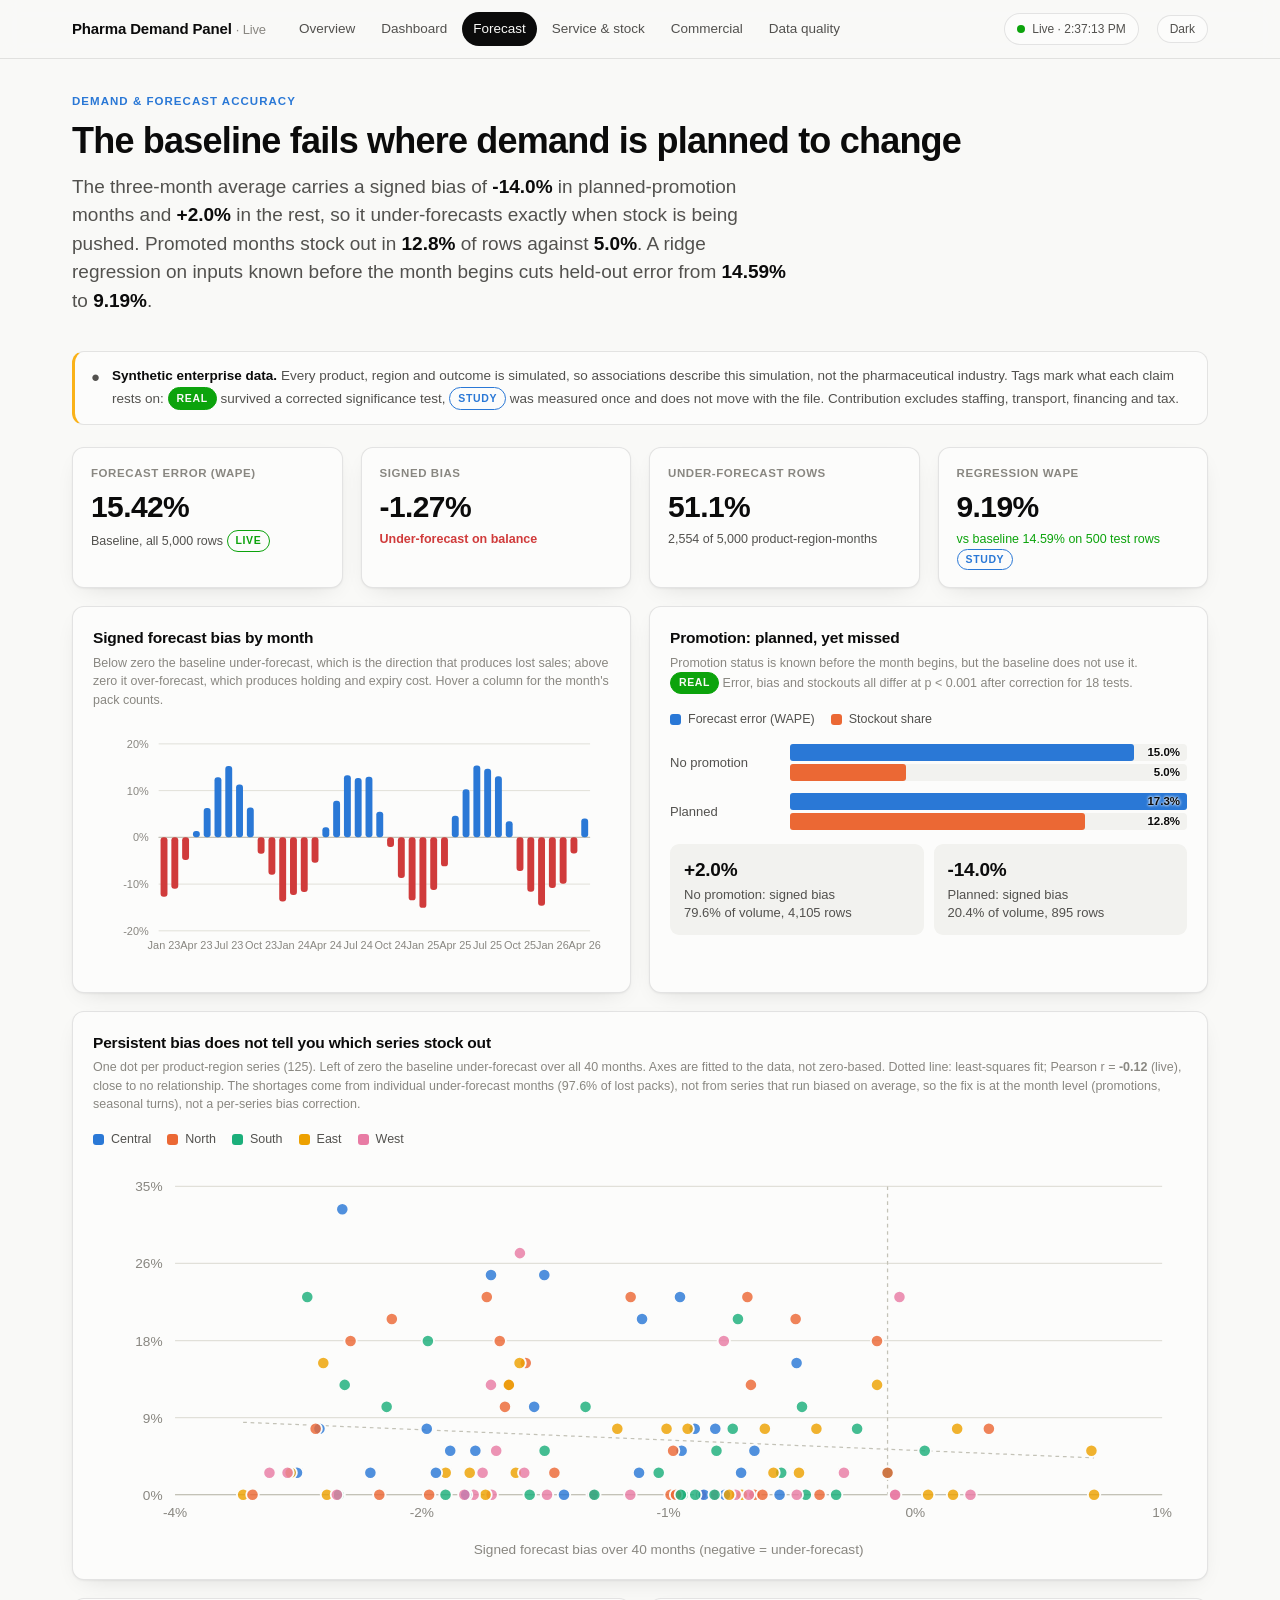
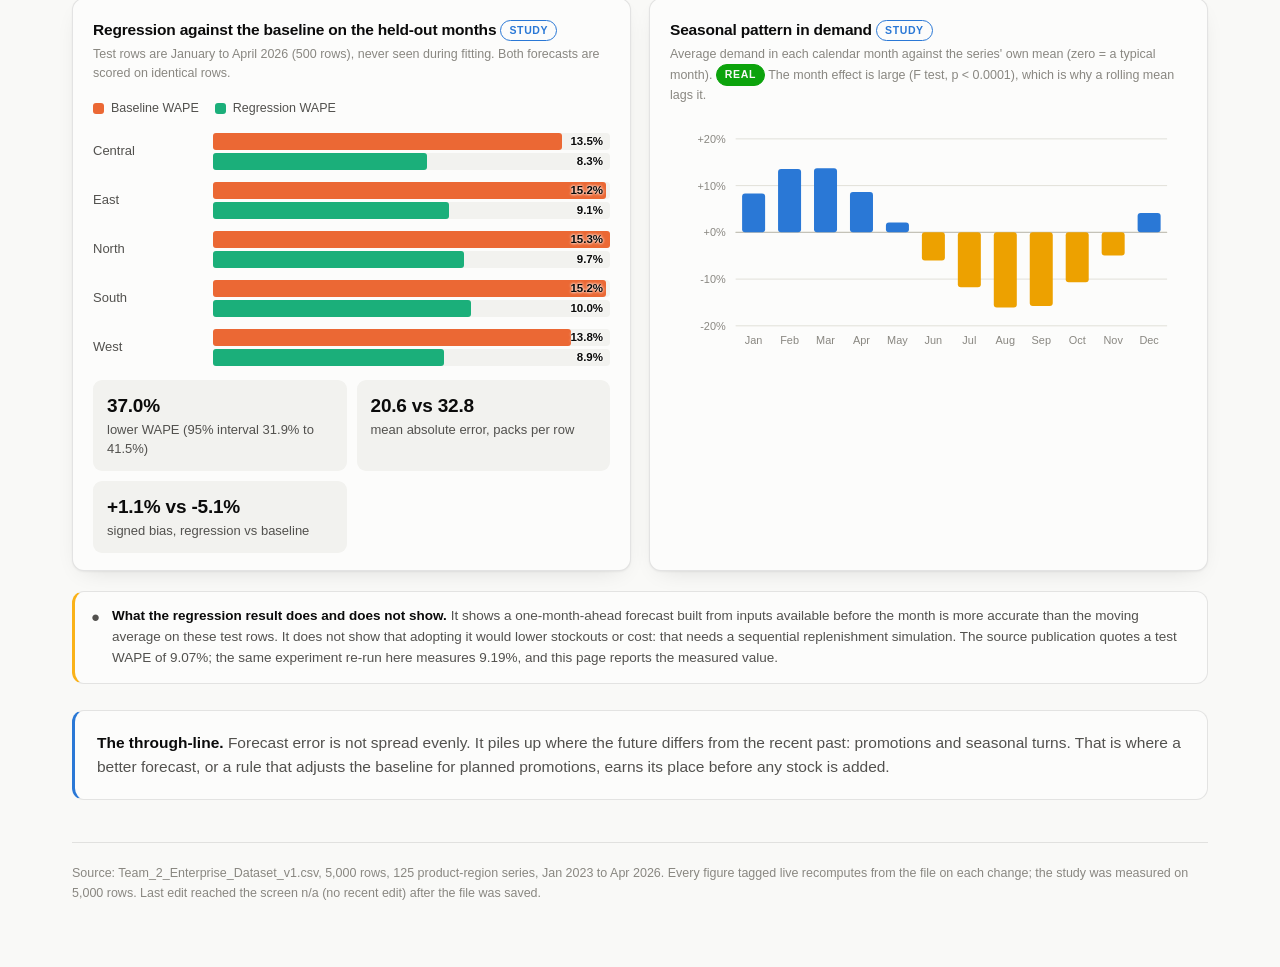
<file: forecast.html>
<!doctype html>
<html lang="en">
<head>
<meta charset="utf-8">
<meta name="viewport" content="width=device-width, initial-scale=1">
<title>Forecast · Pharma Demand Panel</title>
<link rel="stylesheet" href="styles.css">
</head>
<body>
<header class="topbar">
  <div class="topbar-inner">
    <div class="brand">Pharma Demand Panel <span>· Live</span></div>
    <nav class="pages">
      <a href="index.html">Overview</a>
      <a href="dashboard.html">Dashboard</a>
      <a href="forecast.html">Forecast</a>
      <a href="service.html">Service &amp; stock</a>
      <a href="commercial.html">Commercial</a>
      <a href="quality.html">Data quality</a>
    </nav>
    <div class="spacer"></div>
    <span class="live"><span class="dot"></span><span class="live-text">Connecting&hellip;</span></span>
    <button class="theme-btn" type="button">Dark</button>
  </div>
</header>

<main class="wrap">

  <div class="page-head">
    <div class="eyebrow">DEMAND &amp; FORECAST ACCURACY</div>
    <h1>The baseline fails where demand is planned to change</h1>
    <p class="insight">The three-month average carries a signed bias of <b class="js-promo-bias">-14.0%</b> in planned-promotion
      months and <b class="js-other-bias">+2.0%</b> in the rest, so it under-forecasts exactly when stock is being pushed.
      Promoted months stock out in <b class="js-promo-so">12.8%</b> of rows against <b class="js-other-so">5.0%</b>.
      A ridge regression on inputs known before the month begins cuts held-out error from
      <b id="m-base">14.59%</b> to <b id="m-reg">9.19%</b>.</p>
  </div>
  <div class="notice"><span class="ico">&#9679;</span>
    <div><strong>Synthetic enterprise data.</strong> Every product, region and outcome is simulated, so
      associations describe this simulation, not the pharmaceutical industry. Tags mark what each claim rests on:
      <span class="tag real">real</span> survived a corrected significance test,
      <span class="tag study">study</span> was measured once and does not move with the file.
      Contribution excludes staffing, transport, financing and tax.</div></div>
  <div class="notice is-critical js-stale" hidden></div>

  <div class="kpi-row" id="kpis"></div>

  <div class="grid two">
    <div class="panel">
      <h2>Signed forecast bias by month</h2>
      <p class="note">Below zero the baseline under-forecast, which is the direction that produces lost sales; above zero it
        over-forecast, which produces holding and expiry cost. Hover a column for the month's pack counts.</p>
      <div class="panel-scroll"><div id="bias"></div></div>
    </div>
    <div class="panel">
      <h2>Promotion: planned, yet missed</h2>
      <p class="note">Promotion status is known before the month begins, but the baseline does not use it.
        <span class="tag real">real</span> Error, bias and stockouts all differ at p &lt; 0.001 after correction for 18 tests.</p>
      <div class="legend">
        <span class="legend-item"><span class="swatch" style="background:var(--series-1)"></span>Forecast error (WAPE)</span>
        <span class="legend-item"><span class="swatch" style="background:var(--series-2)"></span>Stockout share</span></div>
      <div id="promo"></div>
      <div class="facts" id="promo-facts" style="margin-top:14px"></div>
    </div>
  </div>

  <div class="panel" style="margin-top:18px">
    <h2>Persistent bias does not tell you which series stock out</h2>
    <p class="note">One dot per product-region series (125). Left of zero the baseline under-forecast over all 40 months. Axes are fitted to the
      data, not zero-based. Dotted line: least-squares fit; Pearson r = <b id="r">...</b> (live), close to no relationship. The shortages come from
      individual under-forecast months (<span class="js-underlost">97.6%</span> of lost packs), not from series that run biased on average,
      so the fix is at the month level (promotions, seasonal turns), not a per-series bias correction.</p>
    <div class="legend" id="sc-legend"></div>
    <div class="panel-scroll"><div id="scatter"></div></div>
  </div>

  <div class="grid two">
    <div class="panel">
      <h2>Regression against the baseline on the held-out months <span class="tag study">study</span></h2>
      <p class="note" id="model-note">Test rows are January to April 2026 (500 rows), never seen during fitting. Both forecasts
        are scored on identical rows.</p>
      <div class="legend">
        <span class="legend-item"><span class="swatch" style="background:var(--series-2)"></span>Baseline WAPE</span>
        <span class="legend-item"><span class="swatch" style="background:var(--series-3)"></span>Regression WAPE</span></div>
      <div id="model"></div>
      <div class="facts" id="model-facts" style="margin-top:14px"></div>
    </div>
    <div class="panel">
      <h2>Seasonal pattern in demand <span class="tag study">study</span></h2>
      <p class="note">Average demand in each calendar month against the series' own mean (zero = a typical month).
        <span class="tag real">real</span> The month effect is large (F test, p &lt; 0.0001), which is why a rolling mean
        lags it.</p>
      <div class="panel-scroll"><div id="season"></div></div>
    </div>
  </div>

  <div class="notice"><span class="ico">&#9679;</span><div><strong>What the regression result does and does not show.</strong>
    It shows a one-month-ahead forecast built from inputs available before the month is more accurate than the moving average on
    these test rows. It does not show that adopting it would lower stockouts or cost: that needs a sequential replenishment simulation.
    The source publication quotes a test WAPE of 9.07%; the same experiment re-run here measures <span id="m-reg2">9.19%</span>,
    and this page reports the measured value.</div></div>

  <div class="through-line"><b>The through-line.</b> Forecast error is not spread evenly. It piles up where the future differs from
    the recent past: promotions and seasonal turns. That is where a better forecast, or a rule that adjusts the baseline for planned
    promotions, earns its place before any stock is added.</div>
  <footer class="foot">
    Source: <span class="js-source">Team_2_Enterprise_Dataset_v1.csv</span>, <span class="js-rows">5,000</span> rows,
    <span class="js-series">125</span> product-region series, <span class="js-period">Jan 2023 to Apr 2026</span>.
    Every figure tagged live recomputes from the file on each change; the study was measured on
    <span class="js-study-rows">5,000</span> rows. Last edit reached the screen
    <span class="js-latency">n/a</span> after the file was saved.
  </footer>
</main>
<script src="app.js"></script>
<script>
(function () {

  var f = LDD.fmt, $ = LDD.byId;
  function tag(v) {
    var c = v === 'REAL' ? 'real' : v === 'SUGGESTIVE' ? 'suggestive' : v === 'NOISE' ? 'noise' : '';
    return '<span class="tag ' + c + '">' + v.toLowerCase() + '</span>';
  }
  function setText(cls, v) { document.querySelectorAll('.js-' + cls).forEach(function (n) { n.textContent = v; }); }
  function reg(d, id) {
    return d.study ? (d.study.register || []).filter(function (r) { return r.id === id; })[0] : null;
  }
  function toggle(set, v, repaint) { if (set.has(v)) set.delete(v); else set.add(v); repaint(); }

  LDD.start(function render(d) {
    if (!d || !d.kpis || !d.raw) return;
    var k = d.kpis, raw = d.raw, F = LDD.ctx.F, m = d.study && d.study.model && d.study.model.test;
    var underRows = 0; raw.rows.forEach(function (r) { if (r[F.forecast] < r[F.demand]) underRows++; });
    $('kpis').innerHTML =
        LDD.tile('Forecast error (WAPE)', f.pct(k.wape, 2), 'Baseline, all ' + f.int(k.rows) + ' rows <span class="tag live">live</span>')
      + LDD.tile('Signed bias', f.spct(k.bias, 2), k.bias < 0 ? 'Under-forecast on balance' : 'Over-forecast on balance', '', k.bias < 0 ? 'bad' : '')
      + LDD.tile('Under-forecast rows', f.pct(underRows / k.rows, 1), f.int(underRows) + ' of ' + f.int(k.rows) + ' product-region-months')
      + (m ? LDD.tile('Regression WAPE', f.pct(m.reg_wape, 2), 'vs baseline ' + f.pct(m.base_wape, 2) + ' on ' + m.n + ' test rows <span class="tag study">study</span>', '', 'good') : '');

    var tr = d.trend;
    LDD.columns($('bias'), tr.map(function (x) {
      return {name: x.month, label: f.month(x.month), value: x.bias, color: x.bias < 0 ? 'var(--critical)' : 'var(--series-1)',
        tip: LDD.tTitle(f.monthLong(x.month)) + LDD.tRow('Signed bias', f.spct(x.bias, 2)) + LDD.tRow('Forecast', f.int(x.forecast) + ' packs')
          + LDD.tRow('Demand', f.int(x.demand) + ' packs') + LDD.tRow('WAPE', f.pct(x.wape, 1))};
    }), {yFmt: function (v) { return f.pct(v, 0); }, height: 250, width: 520});

    var pr = d.by_promo;
    LDD.pairedBars($('promo'), pr.map(function (x) { return {name: x.name, a: x.wape, b: x.stockout_share}; }),
      {aColor: 'var(--series-1)', bColor: 'var(--series-2)', aName: 'WAPE', bName: 'Stockout share', fmt: function (v) { return f.pct(v, 1); }});
    $('promo-facts').innerHTML = pr.map(function (x) {
      return '<div class="fact"><b>' + f.spct(x.bias, 1) + '</b>' + x.name + ': signed bias<br>' + f.pct(x.demand_share, 1) + ' of volume, '
        + f.int(x.rows) + ' rows</div>';
    }).join('');

    // series scatter
    var ser = {};
    raw.rows.forEach(function (r) {
      var key = r[F.product] + '|' + r[F.region];
      var s = ser[key] || (ser[key] = {p: r[F.product], g: r[F.region], n: 0, so: 0, err: 0, dm: 0});
      s.n++; s.so += r[F.stockout]; s.err += r[F.forecast] - r[F.demand]; s.dm += r[F.demand];
    });
    var pts = Object.keys(ser).map(function (key) {
      var s = ser[key], nm = raw.products[s.p].id + ' · ' + raw.regions[s.g];
      return {x: s.err / s.dm, y: s.so / s.n, name: nm, color: LDD.slotVar(s.g),
        tip: LDD.tTitle(nm) + LDD.tRow('Signed bias', f.spct(s.err / s.dm, 1)) + LDD.tRow('Stockout months', s.so + ' of ' + s.n)};
    });
    var n = pts.length, mx = 0, my = 0; pts.forEach(function (p) { mx += p.x / n; my += p.y / n; });
    var sxx = 0, syy = 0, sxy = 0; pts.forEach(function (p) { sxx += (p.x - mx) * (p.x - mx); syy += (p.y - my) * (p.y - my); sxy += (p.x - mx) * (p.y - my); });
    $('r').textContent = (sxy / Math.sqrt(sxx * syy || 1)).toFixed(2);
    $('sc-legend').innerHTML = raw.regions.map(function (g, i) {
      return '<span class="legend-item"><span class="swatch" style="background:' + LDD.slotVar(i) + '"></span>' + g + '</span>';
    }).join('');
    LDD.scatter($('scatter'), pts, {xFmt: function (v) { return f.pct(v, 0); }, yFmt: function (v) { return f.pct(v, 0); },
      xLabel: 'Signed forecast bias over 40 months (negative = under-forecast)', yLabel: 'Stockout share', fit: true});

    // study constants
    if (d.study && d.study.model && d.study.model.test) {
      var t = d.study.model.test, mo = d.study.model;
      $('m-base').textContent = f.pct(t.base_wape, 2); $('m-reg').textContent = f.pct(t.reg_wape, 2); $('m-reg2').textContent = f.pct(t.reg_wape, 2);
      LDD.pairedBars($('model'), mo.by_region.map(function (x) { return {name: x.region_name, a: x.base_wape, b: x.reg_wape}; }),
        {aColor: 'var(--series-2)', bColor: 'var(--series-3)', aName: 'Baseline WAPE', bName: 'Regression WAPE', fmt: function (v) { return f.pct(v, 1); }});
      $('model-facts').innerHTML =
          '<div class="fact"><b>' + f.pct(t.relative_improvement, 1) + '</b>lower WAPE (95% interval ' + f.pct(t.ci95[0], 1) + ' to ' + f.pct(t.ci95[1], 1) + ')</div>'
        + '<div class="fact"><b>' + t.reg_mae.toFixed(1) + ' vs ' + t.base_mae.toFixed(1) + '</b>mean absolute error, packs per row</div>'
        + '<div class="fact"><b>' + f.spct(t.reg_bias, 1) + ' vs ' + f.spct(t.base_bias, 1) + '</b>signed bias, regression vs baseline</div>';
      var si = d.study.seasonal_index || {}, mon = ['Jan','Feb','Mar','Apr','May','Jun','Jul','Aug','Sep','Oct','Nov','Dec'];
      LDD.columns($('season'), mon.map(function (nm, i) {
        var v = (si[i + 1] || 1) - 1; return {name: nm, value: v, color: v >= 0 ? 'var(--series-1)' : 'var(--series-4)',
          tip: LDD.tTitle(nm) + LDD.tRow('Against a typical month', f.spct(v, 1))};
      }), {yFmt: function (v) { return f.spct(v, 0); }, height: 250, width: 520, valueName: 'Against typical'});
    }
  });

})();
</script>
</body>
</html>
</file>
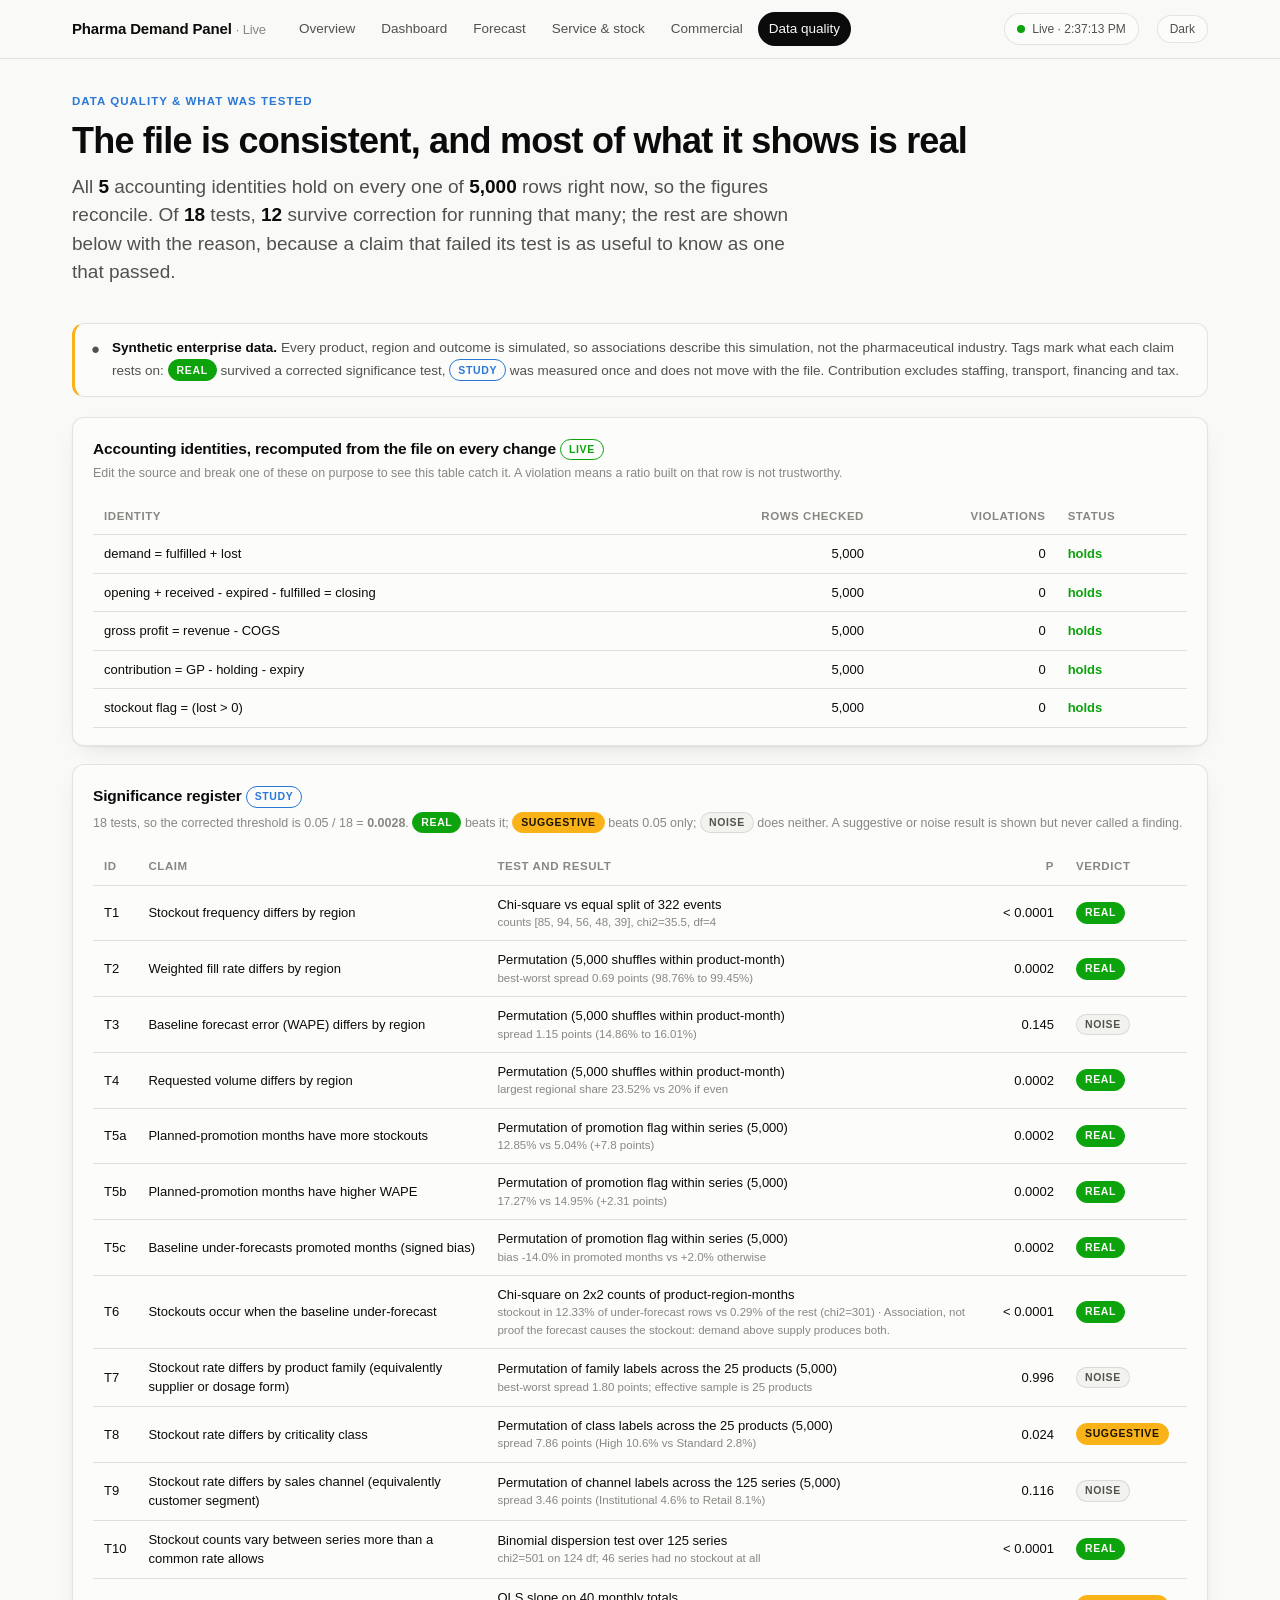
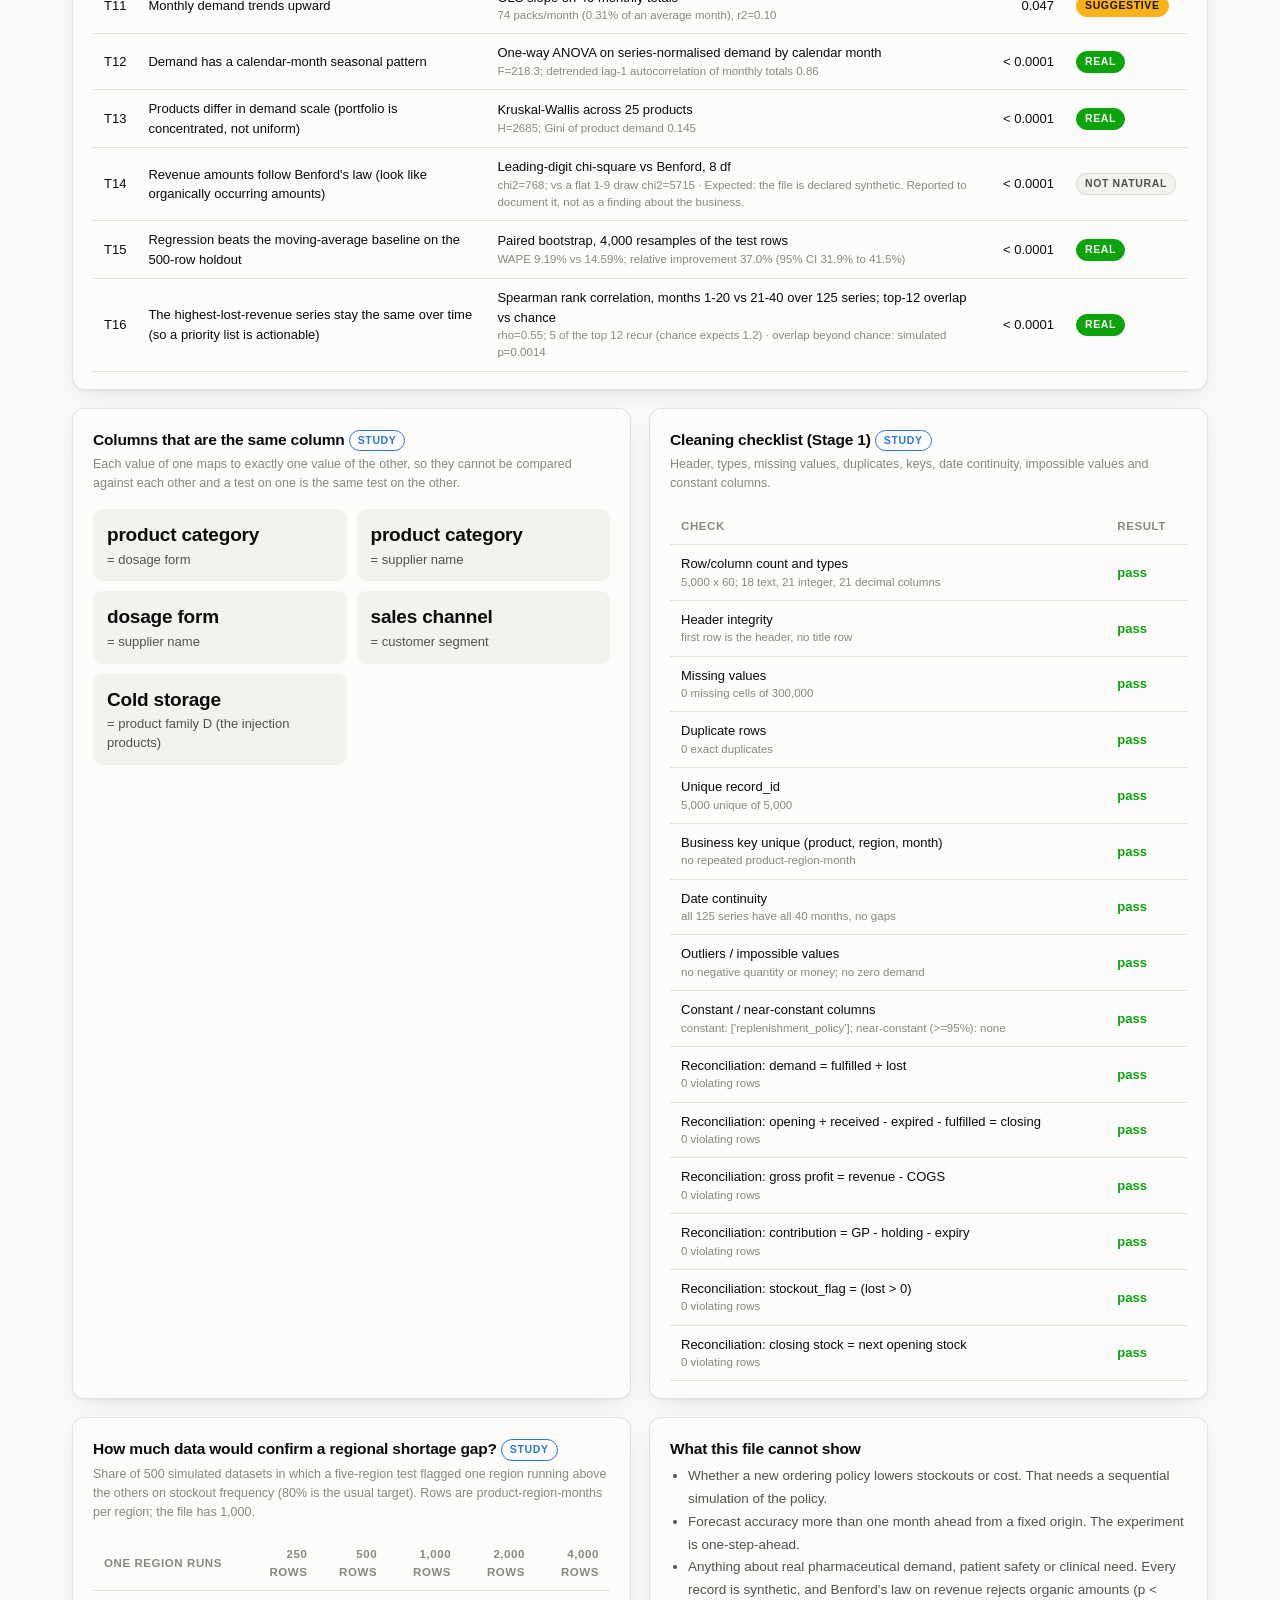
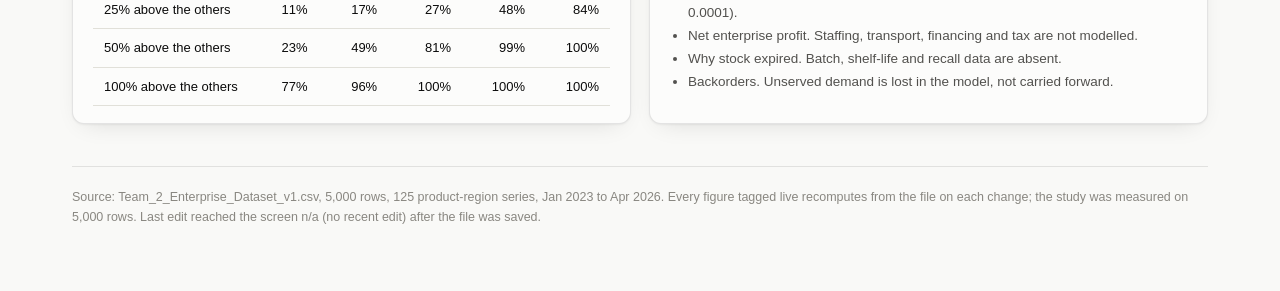
<file: quality.html>
<!doctype html>
<html lang="en">
<head>
<meta charset="utf-8">
<meta name="viewport" content="width=device-width, initial-scale=1">
<title>Data quality · Pharma Demand Panel</title>
<link rel="stylesheet" href="styles.css">
</head>
<body>
<header class="topbar">
  <div class="topbar-inner">
    <div class="brand">Pharma Demand Panel <span>· Live</span></div>
    <nav class="pages">
      <a href="index.html">Overview</a>
      <a href="dashboard.html">Dashboard</a>
      <a href="forecast.html">Forecast</a>
      <a href="service.html">Service &amp; stock</a>
      <a href="commercial.html">Commercial</a>
      <a href="quality.html">Data quality</a>
    </nav>
    <div class="spacer"></div>
    <span class="live"><span class="dot"></span><span class="live-text">Connecting&hellip;</span></span>
    <button class="theme-btn" type="button">Dark</button>
  </div>
</header>

<main class="wrap">

  <div class="page-head">
    <div class="eyebrow">DATA QUALITY &amp; WHAT WAS TESTED</div>
    <h1>The file is consistent, and most of what it shows is real</h1>
    <p class="insight"><span id="viol"></span>All <b id="nrec">5</b> accounting identities hold on every one of <b class="js-rows">5,000</b> rows right now, so the
      figures reconcile. Of <b id="ntests">18</b> tests, <b id="nreal">13</b> survive correction for running that many; the rest are shown below with the
      reason, because a claim that failed its test is as useful to know as one that passed.</p>
  </div>
  <div class="notice"><span class="ico">&#9679;</span>
    <div><strong>Synthetic enterprise data.</strong> Every product, region and outcome is simulated, so
      associations describe this simulation, not the pharmaceutical industry. Tags mark what each claim rests on:
      <span class="tag real">real</span> survived a corrected significance test,
      <span class="tag study">study</span> was measured once and does not move with the file.
      Contribution excludes staffing, transport, financing and tax.</div></div>
  <div class="notice is-critical js-stale" hidden></div>

  <div class="panel">
    <h2>Accounting identities, recomputed from the file on every change <span class="tag live">live</span></h2>
    <p class="note">Edit the source and break one of these on purpose to see this table catch it. A violation means a ratio built on that row
      is not trustworthy.</p>
    <div class="panel-scroll"><div id="recon"></div></div>
  </div>

  <div class="panel" style="margin-top:18px">
    <h2>Significance register <span class="tag study">study</span></h2>
    <p class="note" id="reg-note">Every apparent difference was tested before it was called a finding.</p>
    <div class="panel-scroll"><div id="register"></div></div>
  </div>

  <div class="grid two">
    <div class="panel">
      <h2>Columns that are the same column <span class="tag study">study</span></h2>
      <p class="note">Each value of one maps to exactly one value of the other, so they cannot be compared against each other and a
        test on one is the same test on the other.</p>
      <div id="alias"></div>
    </div>
    <div class="panel">
      <h2>Cleaning checklist (Stage 1) <span class="tag study">study</span></h2>
      <p class="note">Header, types, missing values, duplicates, keys, date continuity, impossible values and constant columns.</p>
      <div class="panel-scroll"><div id="stage1"></div></div>
    </div>
  </div>

  <div class="grid two">
    <div class="panel">
      <h2>How much data would confirm a regional shortage gap? <span class="tag study">study</span></h2>
      <p class="note">Share of 500 simulated datasets in which a five-region test flagged one region running above the others on stockout
        frequency (80% is the usual target). Rows are product-region-months per region; the file has 1,000.</p>
      <div class="panel-scroll"><div id="power"></div></div>
    </div>
    <div class="panel">
      <h2>What this file cannot show</h2>
      <ul style="margin:0;padding-left:18px;color:var(--text-secondary);font-size:13.5px;line-height:1.7">
        <li>Whether a new ordering policy lowers stockouts or cost. That needs a sequential simulation of the policy.</li>
        <li>Forecast accuracy more than one month ahead from a fixed origin. The experiment is one-step-ahead.</li>
        <li>Anything about real pharmaceutical demand, patient safety or clinical need. Every record is synthetic, and Benford's law on
          revenue rejects organic amounts (p &lt; 0.0001).</li>
        <li>Net enterprise profit. Staffing, transport, financing and tax are not modelled.</li>
        <li>Why stock expired. Batch, shelf-life and recall data are absent.</li>
        <li>Backorders. Unserved demand is lost in the model, not carried forward.</li>
      </ul>
    </div>
  </div>
  <footer class="foot">
    Source: <span class="js-source">Team_2_Enterprise_Dataset_v1.csv</span>, <span class="js-rows">5,000</span> rows,
    <span class="js-series">125</span> product-region series, <span class="js-period">Jan 2023 to Apr 2026</span>.
    Every figure tagged live recomputes from the file on each change; the study was measured on
    <span class="js-study-rows">5,000</span> rows. Last edit reached the screen
    <span class="js-latency">n/a</span> after the file was saved.
  </footer>
</main>
<script src="app.js"></script>
<script>
(function () {

  var f = LDD.fmt, $ = LDD.byId;
  function tag(v) {
    var c = v === 'REAL' ? 'real' : v === 'SUGGESTIVE' ? 'suggestive' : v === 'NOISE' ? 'noise' : '';
    return '<span class="tag ' + c + '">' + v.toLowerCase() + '</span>';
  }
  function setText(cls, v) { document.querySelectorAll('.js-' + cls).forEach(function (n) { n.textContent = v; }); }
  function reg(d, id) {
    return d.study ? (d.study.register || []).filter(function (r) { return r.id === id; })[0] : null;
  }
  function toggle(set, v, repaint) { if (set.has(v)) set.delete(v); else set.add(v); repaint(); }

  LDD.start(function render(d) {
    if (!d || !d.kpis) return;
    var v = d.reconciliation.violations, names = Object.keys(v), bad = 0;
    names.forEach(function (n) { bad += v[n]; });
    $('nrec').textContent = names.length;
    LDD.dataTable($('recon'), [{label: 'Identity'}, {label: 'Rows checked', num: true}, {label: 'Violations', num: true}, {label: 'Status'}],
      names.map(function (n) {
        return [n, f.int(d.reconciliation.checked_rows), f.int(v[n]), v[n] === 0 ? '<span class="ok">holds</span>' : '<span class="bad">BROKEN on ' + v[n] + ' rows</span>'];
      }));
    $('viol').innerHTML = bad ? '<span class="bad">' + f.int(bad) + ' identity violations are present in the current file, so ratios built on those rows are unreliable. </span>' : '';

    var s = d.study;
    if (!s) return;
    var R = s.register || [], mc = s.multiple_comparisons || {};
    var real = R.filter(function (r) { return r.verdict === 'REAL'; }).length;
    $('ntests').textContent = R.length; $('nreal').textContent = real;
    $('reg-note').innerHTML = R.length + ' tests, so the corrected threshold is 0.05 / ' + R.length + ' = <b>' + (mc.bonferroni_threshold || 0).toFixed(4)
      + '</b>. <span class="tag real">real</span> beats it; <span class="tag suggestive">suggestive</span> beats 0.05 only; <span class="tag noise">noise</span> does neither. '
      + 'A suggestive or noise result is shown but never called a finding.';
    LDD.dataTable($('register'),
      [{label: 'ID'}, {label: 'Claim'}, {label: 'Test and result'}, {label: 'p', num: true}, {label: 'Verdict'}],
      R.map(function (r) {
        return [r.id, r.claim,
          r.test + '<span class="sub-note">' + r.result + (r.note ? ' · ' + r.note : '') + '</span>',
          r.p == null ? '' : (r.p < 0.0001 ? '&lt; 0.0001' : r.p.toFixed(r.p < 0.01 ? 4 : 3)), tag(r.verdict)];
      }));
    document.querySelectorAll('#register td:nth-child(2), #register td:nth-child(3)').forEach(function (n) { n.classList.add('wrapcell'); });

    $('alias').innerHTML = '<div class="facts">' + (s.aliases || []).map(function (a) {
      return '<div class="fact"><b>' + a[0].replace(/_/g, ' ') + '</b>= ' + a[1].replace(/_/g, ' ') + '</div>';
    }).join('') + '<div class="fact"><b>Cold storage</b>= product family D (the injection products)</div></div>';

    LDD.dataTable($('stage1'), [{label: 'Check'}, {label: 'Result'}],
      (s.stage1 || []).map(function (c) { return [c.check + '<span class="sub-note">' + c.detail + '</span>', c.pass ? '<span class="ok">pass</span>' : '<span class="bad">fail</span>']; }));
    document.querySelectorAll('#stage1 td:first-child').forEach(function (n) { n.classList.add('wrapcell'); });

    var p = (s.power || {}).table || {}, ns = [250, 500, 1000, 2000, 4000];
    LDD.dataTable($('power'), [{label: 'One region runs'}].concat(ns.map(function (n) { return {label: f.int(n) + ' rows', num: true}; })),
      Object.keys(p).map(function (lift) { return [lift + ' above the others'].concat(ns.map(function (n) { return f.pct(p[lift][n], 0); })); }));
  });

})();
</script>
</body>
</html>
</file>
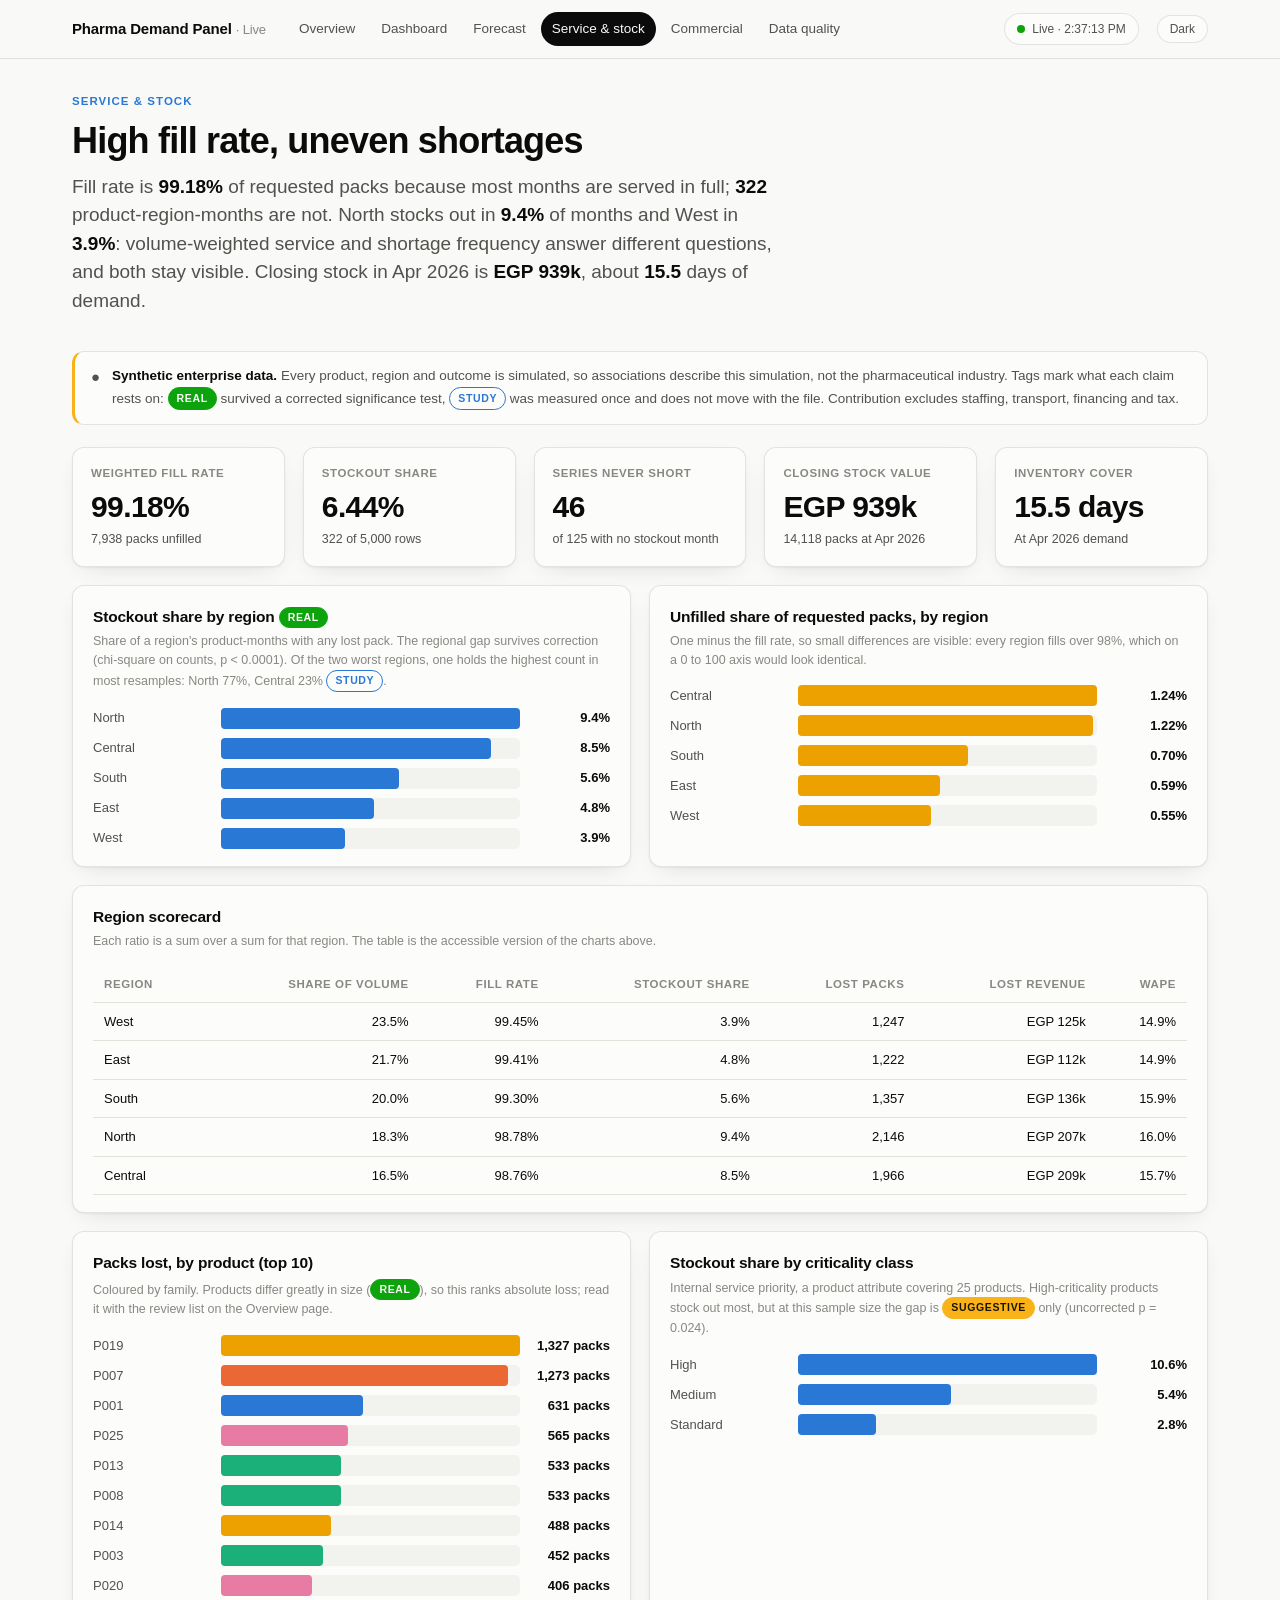
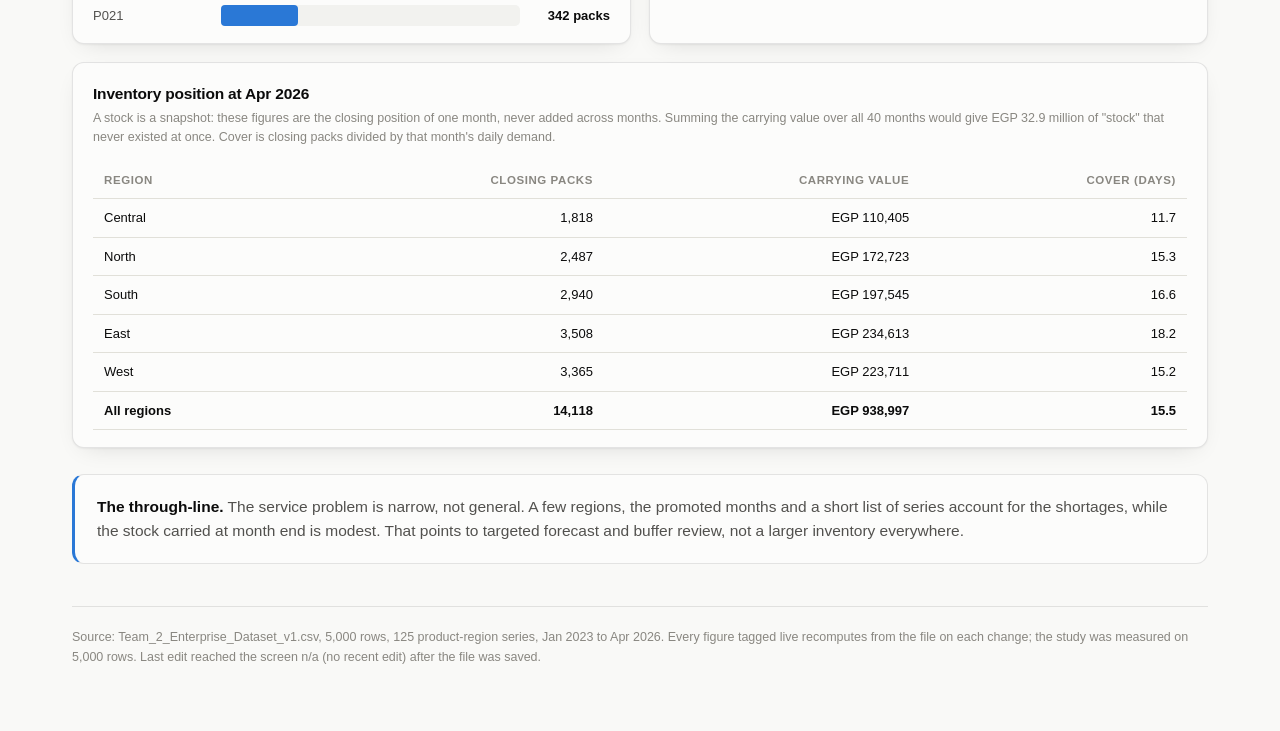
<file: service.html>
<!doctype html>
<html lang="en">
<head>
<meta charset="utf-8">
<meta name="viewport" content="width=device-width, initial-scale=1">
<title>Service & stock · Pharma Demand Panel</title>
<link rel="stylesheet" href="styles.css">
</head>
<body>
<header class="topbar">
  <div class="topbar-inner">
    <div class="brand">Pharma Demand Panel <span>· Live</span></div>
    <nav class="pages">
      <a href="index.html">Overview</a>
      <a href="dashboard.html">Dashboard</a>
      <a href="forecast.html">Forecast</a>
      <a href="service.html">Service &amp; stock</a>
      <a href="commercial.html">Commercial</a>
      <a href="quality.html">Data quality</a>
    </nav>
    <div class="spacer"></div>
    <span class="live"><span class="dot"></span><span class="live-text">Connecting&hellip;</span></span>
    <button class="theme-btn" type="button">Dark</button>
  </div>
</header>

<main class="wrap">

  <div class="page-head">
    <div class="eyebrow">SERVICE &amp; STOCK</div>
    <h1>High fill rate, uneven shortages</h1>
    <p class="insight">Fill rate is <b class="js-fill">99.18%</b> of requested packs because most months are served in full;
      <b class="js-stockouts">322</b> product-region-months are not. <span class="js-worst-region">North</span> stocks out in
      <b class="js-worst-region-so">9.4%</b> of months and <span class="js-best-region">West</span> in
      <b class="js-best-region-so">3.9%</b>: volume-weighted service and shortage frequency answer different questions, and both stay visible.
      Closing stock in <span class="js-snapmonth">April 2026</span> is <b class="js-closing">EGP 939k</b>, about
      <b class="js-cover">15.5</b> days of demand.</p>
  </div>
  <div class="notice"><span class="ico">&#9679;</span>
    <div><strong>Synthetic enterprise data.</strong> Every product, region and outcome is simulated, so
      associations describe this simulation, not the pharmaceutical industry. Tags mark what each claim rests on:
      <span class="tag real">real</span> survived a corrected significance test,
      <span class="tag study">study</span> was measured once and does not move with the file.
      Contribution excludes staffing, transport, financing and tax.</div></div>
  <div class="notice is-critical js-stale" hidden></div>

  <div class="kpi-row" id="kpis"></div>

  <div class="grid two">
    <div class="panel">
      <h2>Stockout share by region <span class="tag real">real</span></h2>
      <p class="note">Share of a region's product-months with any lost pack. The regional gap survives correction
        (chi-square on counts, p &lt; 0.0001). Of the two worst regions, one holds the highest count in most
        resamples: <span id="boot">North 77%, Central 23%</span> <span class="tag study">study</span>.</p>
      <div id="so-bars"></div>
    </div>
    <div class="panel">
      <h2>Unfilled share of requested packs, by region</h2>
      <p class="note">One minus the fill rate, so small differences are visible: every region fills over 98%, which on a
        0 to 100 axis would look identical.</p>
      <div id="unfilled-bars"></div>
    </div>
  </div>

  <div class="panel" style="margin-top:18px">
    <h2>Region scorecard</h2>
    <p class="note">Each ratio is a sum over a sum for that region. The
      table is the accessible version of the charts above.</p>
    <div class="panel-scroll"><div id="region-table"></div></div>
  </div>

  <div class="grid two">
    <div class="panel">
      <h2>Packs lost, by product (top 10)</h2>
      <p class="note">Coloured by family. Products differ greatly in size (<span class="tag real">real</span>), so this ranks
        absolute loss; read it with the review list on the Overview page.</p>
      <div id="prod-bars"></div>
    </div>
    <div class="panel">
      <h2>Stockout share by criticality class</h2>
      <p class="note">Internal service priority, a product attribute covering 25 products. High-criticality products stock out most,
        but at this sample size the gap is <span class="tag suggestive">suggestive</span> only (uncorrected p = 0.024).</p>
      <div id="crit-bars"></div>
    </div>
  </div>

  <div class="panel" style="margin-top:18px">
    <h2>Inventory position at <span class="js-snapmonth">April 2026</span></h2>
    <p class="note">A stock is a snapshot: these figures are the closing position of one month, never added across months.
      Summing the carrying value over all 40 months would give EGP 32.9 million of "stock" that never existed at once.
      Cover is closing packs divided by that month's daily demand.</p>
    <div class="panel-scroll"><div id="stock-table"></div></div>
  </div>

  <div class="through-line"><b>The through-line.</b> The service problem is narrow, not general. A few regions, the promoted months and a
    short list of series account for the shortages, while the stock carried at month end is modest. That points to targeted forecast and
    buffer review, not a larger inventory everywhere.</div>
  <footer class="foot">
    Source: <span class="js-source">Team_2_Enterprise_Dataset_v1.csv</span>, <span class="js-rows">5,000</span> rows,
    <span class="js-series">125</span> product-region series, <span class="js-period">Jan 2023 to Apr 2026</span>.
    Every figure tagged live recomputes from the file on each change; the study was measured on
    <span class="js-study-rows">5,000</span> rows. Last edit reached the screen
    <span class="js-latency">n/a</span> after the file was saved.
  </footer>
</main>
<script src="app.js"></script>
<script>
(function () {

  var f = LDD.fmt, $ = LDD.byId;
  function tag(v) {
    var c = v === 'REAL' ? 'real' : v === 'SUGGESTIVE' ? 'suggestive' : v === 'NOISE' ? 'noise' : '';
    return '<span class="tag ' + c + '">' + v.toLowerCase() + '</span>';
  }
  function setText(cls, v) { document.querySelectorAll('.js-' + cls).forEach(function (n) { n.textContent = v; }); }
  function reg(d, id) {
    return d.study ? (d.study.register || []).filter(function (r) { return r.id === id; })[0] : null;
  }
  function toggle(set, v, repaint) { if (set.has(v)) set.delete(v); else set.add(v); repaint(); }

  LDD.start(function render(d) {
    if (!d || !d.kpis || !d.raw) return;
    var k = d.kpis, raw = d.raw, ctx = LDD.ctx, F = ctx.F, rows = raw.rows, s = d.snapshot;
    $('kpis').innerHTML =
        LDD.tile('Weighted fill rate', f.pct(k.fill_rate, 2), f.int(k.lost) + ' packs unfilled')
      + LDD.tile('Stockout share', f.pct(k.stockout_share, 2), f.int(k.stockouts) + ' of ' + f.int(k.rows) + ' rows')
      + LDD.tile('Series never short', f.int(d.concentration.series_without_stockout), 'of ' + f.int(k.series) + ' with no stockout month')
      + LDD.tile('Closing stock value', f.compact(s.closing_value), f.int(s.closing_units) + ' packs at ' + f.monthLong(s.month))
      + LDD.tile('Inventory cover', s.cover_days.toFixed(1) + ' days', 'At ' + f.monthLong(s.month) + ' demand');

    var rg = d.by_region.slice();
    var bySo = rg.slice().sort(function (a, b) { return b.stockout_share - a.stockout_share; });
    LDD.barList($('so-bars'), bySo.map(function (r) {
      return {label: r.name, value: r.stockout_share, valueText: f.pct(r.stockout_share, 1), color: 'var(--series-1)',
        tip: LDD.tTitle(r.name) + LDD.tRow('Stockout months', f.int(r.stockouts) + ' of ' + f.int(r.rows)) + LDD.tRow('Lost packs', f.int(r.lost))};
    }));
    var byUn = rg.slice().sort(function (a, b) { return (1 - b.fill_rate) - (1 - a.fill_rate); });
    LDD.barList($('unfilled-bars'), byUn.map(function (r) {
      return {label: r.name, value: 1 - r.fill_rate, valueText: f.pct(1 - r.fill_rate, 2), color: 'var(--series-4)',
        tip: LDD.tTitle(r.name) + LDD.tRow('Fill rate', f.pct(r.fill_rate, 2)) + LDD.tRow('Lost revenue', f.egp(r.lost_revenue))};
    }));
    LDD.dataTable($('region-table'),
      [{label: 'Region'}, {label: 'Share of volume', num: true}, {label: 'Fill rate', num: true}, {label: 'Stockout share', num: true},
       {label: 'Lost packs', num: true}, {label: 'Lost revenue', num: true}, {label: 'WAPE', num: true}],
      rg.map(function (r) { return [r.name, f.pct(r.demand_share, 1), f.pct(r.fill_rate, 2), f.pct(r.stockout_share, 1), f.int(r.lost), f.compact(r.lost_revenue), f.pct(r.wape, 1)]; }));

    var prods = d.by_product.slice().sort(function (a, b) { return b.lost - a.lost; }).slice(0, 10);
    var famOf = {}; raw.products.forEach(function (p) { famOf[p.id] = p.family; });
    LDD.barList($('prod-bars'), prods.map(function (p) {
      return {label: p.name, value: p.lost, valueText: f.int(p.lost) + ' packs', color: LDD.colorFor('family', famOf[p.name]),
        tip: LDD.tTitle(p.name + ' · ' + famOf[p.name]) + LDD.tRow('Lost packs', f.int(p.lost)) + LDD.tRow('Stockout months', f.int(p.stockouts) + ' of ' + f.int(p.rows))
          + LDD.tRow('Fill rate', f.pct(p.fill_rate, 2))};
    }));
    LDD.barList($('crit-bars'), d.by_criticality.map(function (c) {
      return {label: c.name, value: c.stockout_share, valueText: f.pct(c.stockout_share, 1), color: 'var(--series-1)',
        tip: LDD.tTitle(c.name) + LDD.tRow('Stockout share', f.pct(c.stockout_share, 2)) + LDD.tRow('Share of volume', f.pct(c.demand_share, 1))};
    }));

    // snapshot by region at the latest month
    var mi = raw.months.length - 1, days = raw.month_days[mi];
    var snap = raw.regions.map(function (g, gi) {
      var u = 0, v = 0, dm = 0;
      rows.forEach(function (r) { if (r[F.month] === mi && r[F.region] === gi) { u += r[F.closing_units]; v += r[F.closing_value]; dm += r[F.demand]; } });
      return {name: g, u: u, v: v, cover: dm ? u / (dm / days) : 0};
    });
    var tu = 0, tv = 0; snap.forEach(function (x) { tu += x.u; tv += x.v; });
    LDD.dataTable($('stock-table'),
      [{label: 'Region'}, {label: 'Closing packs', num: true}, {label: 'Carrying value', num: true}, {label: 'Cover (days)', num: true}],
      snap.map(function (x) { return [x.name, f.int(x.u), f.egp(x.v), x.cover.toFixed(1)]; })
        .concat([['<b>All regions</b>', '<b>' + f.int(tu) + '</b>', '<b>' + f.egp(tv) + '</b>', '<b>' + s.cover_days.toFixed(1) + '</b>']]));

    if (d.study && d.study.bootstrap_region_worst_stockout) {
      var b = d.study.bootstrap_region_worst_stockout;
      $('boot').textContent = Object.keys(b).filter(function (x) { return b[x] > 0.005; })
        .sort(function (x, y) { return b[y] - b[x]; }).map(function (x) { return x + ' ' + Math.round(b[x] * 100) + '%'; }).join(', ');
    }
  });

})();
</script>
</body>
</html>
</file>
<file: styles.css>
/* ===========================================================================
   Live Decision Dashboard - shared design system.

   Every page reuses these tokens and component classes. Do not invent a second
   style per page; the consistency is what reads as professional.

   Categorical palette: the validated default (dataviz skill references/palette.md).
   Slots assigned in FIXED order (regions and product families follow the order the
   feed lists them), never re-cycled when a filter changes the series count.
   Bars that rank a magnitude use one hue; categorical colour is for identity only.
   Validated with:
     node validate_palette.js "#2a78d6,#eb6834,#1baf7a,#eda100,#e87ba4" --mode light
     node validate_palette.js "#3987e5,#d95926,#199e70,#c98500,#d55181" --mode dark
   Both: ALL CHECKS PASS. Light mode returns a contrast WARN on aqua/yellow/magenta,
   so the relief rule applies: every bar carries a visible direct value label.
   =========================================================================== */

:root {
  color-scheme: light;

  --page:            #f9f9f7;
  --surface-1:       #fcfcfb;
  --surface-2:       #f2f2ef;
  --text-primary:    #0b0b0b;
  --text-secondary:  #52514e;
  --text-muted:      #898781;
  --gridline:        #e1e0d9;
  --baseline:        #c3c2b7;
  --border:          rgba(11, 11, 11, 0.10);
  --shadow:          0 1px 2px rgba(11,11,11,.05), 0 8px 24px -12px rgba(11,11,11,.16);

  --series-1: #2a78d6;  /* slot 1 */
  --series-2: #eb6834;  /* slot 2 */
  --series-3: #1baf7a;  /* slot 3 */
  --series-4: #eda100;  /* slot 4 */
  --series-5: #e87ba4;  /* slot 5 */

  --seq-100: #cde2fb; --seq-250: #86b6ef; --seq-400: #3987e5;
  --seq-500: #256abf; --seq-600: #184f95; --seq-700: #0d366b;

  --good:     #0ca30c;
  --warning:  #fab219;
  --critical: #d03b3b;

  --radius: 12px;
  --gap: 18px;
}

@media (prefers-color-scheme: dark) {
  :root:not([data-theme="light"]) {
    color-scheme: dark;
    --page:           #0d0d0d;
    --surface-1:      #1a1a19;
    --surface-2:      #232322;
    --text-primary:   #ffffff;
    --text-secondary: #c3c2b7;
    --text-muted:     #898781;
    --gridline:       #2c2c2a;
    --baseline:       #383835;
    --border:         rgba(255, 255, 255, 0.12);
    --shadow:         0 1px 2px rgba(0,0,0,.4), 0 10px 30px -14px rgba(0,0,0,.7);
    --series-1: #3987e5; --series-2: #d95926; --series-3: #199e70;
    --series-4: #c98500; --series-5: #d55181;
    --seq-100: #0d366b; --seq-250: #184f95; --seq-400: #256abf;
    --seq-500: #3987e5; --seq-600: #6da7ec; --seq-700: #9ec5f4;
  }
}

:root[data-theme="dark"] {
  color-scheme: dark;
  --page:           #0d0d0d;
  --surface-1:      #1a1a19;
  --surface-2:      #232322;
  --text-primary:   #ffffff;
  --text-secondary: #c3c2b7;
  --text-muted:     #898781;
  --gridline:       #2c2c2a;
  --baseline:       #383835;
  --border:         rgba(255, 255, 255, 0.12);
  --shadow:         0 1px 2px rgba(0,0,0,.4), 0 10px 30px -14px rgba(0,0,0,.7);
  --series-1: #3987e5; --series-2: #d95926; --series-3: #199e70;
  --series-4: #c98500; --series-5: #d55181;
  --seq-100: #0d366b; --seq-250: #184f95; --seq-400: #256abf;
  --seq-500: #3987e5; --seq-600: #6da7ec; --seq-700: #9ec5f4;
}

* { box-sizing: border-box; }

body {
  margin: 0;
  background: var(--page);
  color: var(--text-primary);
  font: 15px/1.5 ui-sans-serif, -apple-system, "Segoe UI", Roboto, Helvetica, Arial, sans-serif;
  -webkit-font-smoothing: antialiased;
}

.wrap { max-width: 1180px; margin: 0 auto; padding: 0 22px 64px; }

/* ----------------------------------------------------------------- header */
.topbar {
  position: sticky; top: 0; z-index: 40;
  background: color-mix(in srgb, var(--page) 88%, transparent);
  backdrop-filter: blur(10px);
  border-bottom: 1px solid var(--border);
}
.topbar-inner {
  max-width: 1180px; margin: 0 auto; padding: 12px 22px;
  display: flex; align-items: center; gap: 18px; flex-wrap: wrap;
}
.brand { font-weight: 700; letter-spacing: -0.01em; font-size: 15px; margin-right: 4px; }
.brand span { color: var(--text-muted); font-weight: 500; }

nav.pages { display: flex; gap: 4px; flex-wrap: wrap; }
nav.pages a {
  display: inline-block; padding: 7px 13px; border-radius: 999px;
  color: var(--text-secondary); text-decoration: none; font-size: 13.5px; font-weight: 500;
  transition: background .15s, color .15s;
}
nav.pages a:hover { background: var(--surface-2); color: var(--text-primary); }
nav.pages a[aria-current="page"] { background: var(--text-primary); color: var(--page); }

.spacer { flex: 1 1 auto; }

.live {
  display: inline-flex; align-items: center; gap: 7px;
  font-size: 12px; color: var(--text-secondary);
  padding: 6px 12px; border: 1px solid var(--border); border-radius: 999px;
  background: var(--surface-1); white-space: nowrap;
}
.dot { width: 8px; height: 8px; border-radius: 50%; background: var(--good); }
.live.is-live .dot { animation: pulse 1.6s ease-in-out infinite; }
.live.is-stale .dot { background: var(--critical); animation: none; }
@keyframes pulse { 0%,100% { opacity: 1; } 50% { opacity: .25; } }

.theme-btn {
  border: 1px solid var(--border); background: var(--surface-1); color: var(--text-secondary);
  border-radius: 999px; padding: 6px 12px; font-size: 12px; cursor: pointer; font-family: inherit;
}
.theme-btn:hover { color: var(--text-primary); }

/* ------------------------------------------------------------- page intro */
.page-head { padding: 34px 0 10px; }
.eyebrow {
  font-size: 11.5px; font-weight: 700; letter-spacing: .09em; text-transform: uppercase;
  color: var(--series-1); margin-bottom: 9px;
}
h1 { font-size: clamp(26px, 3.6vw, 36px); line-height: 1.15; letter-spacing: -0.022em; margin: 0 0 12px; }
.insight {
  font-size: clamp(16px, 1.7vw, 19px); line-height: 1.5; color: var(--text-secondary);
  max-width: 68ch; margin: 0 0 6px;
}
.insight b { color: var(--text-primary); font-weight: 650; }

/* ---------------------------------------------------------------- notices */
.notice {
  display: flex; gap: 12px; align-items: flex-start;
  border-radius: var(--radius); padding: 14px 16px; margin: 20px 0;
  background: var(--surface-1); border: 1px solid var(--border);
  border-left: 3px solid var(--warning);
  font-size: 13.5px; line-height: 1.55; color: var(--text-secondary);
}
.notice.is-critical { border-left-color: var(--critical); }
.notice strong { color: var(--text-primary); }
.notice .ico { font-size: 15px; line-height: 1.4; flex: 0 0 auto; }

/* ------------------------------------------------------------------ tiles */
.kpi-row {
  display: grid; gap: var(--gap); margin: 22px 0 8px;
  grid-template-columns: repeat(auto-fit, minmax(178px, 1fr));
}
.kpi {
  background: var(--surface-1); border: 1px solid var(--border);
  border-radius: var(--radius); padding: 17px 18px; box-shadow: var(--shadow);
}
.kpi .label {
  font-size: 11.5px; font-weight: 600; letter-spacing: .05em; text-transform: uppercase;
  color: var(--text-muted); margin-bottom: 9px;
}
.kpi .value {
  font-size: clamp(23px, 2.7vw, 30px); font-weight: 700; letter-spacing: -0.02em;
  font-variant-numeric: tabular-nums; line-height: 1.05;
}
.kpi .sub { margin-top: 7px; font-size: 12.5px; color: var(--text-secondary); }

/* ----------------------------------------------------------------- panels */
.grid { display: grid; gap: var(--gap); margin-top: var(--gap); }
.grid.two { grid-template-columns: repeat(auto-fit, minmax(330px, 1fr)); }

.panel {
  background: var(--surface-1); border: 1px solid var(--border);
  border-radius: var(--radius); padding: 19px 20px 17px; box-shadow: var(--shadow);
  min-width: 0;
}
.panel h2 { font-size: 15.5px; margin: 0 0 4px; letter-spacing: -0.012em; }
.panel .note { font-size: 12.5px; color: var(--text-muted); margin: 0 0 16px; line-height: 1.5; }
.panel-scroll { overflow-x: auto; }

/* ------------------------------------------------------------- bar charts */
.bars { display: flex; flex-direction: column; gap: 9px; }
.bar-row { display: grid; grid-template-columns: 116px 1fr auto; gap: 12px; align-items: center; }
.bar-row .name {
  font-size: 13px; color: var(--text-secondary);
  overflow: hidden; text-overflow: ellipsis; white-space: nowrap;
}
.bar-track { background: var(--surface-2); border-radius: 5px; height: 21px; position: relative; }
.bar-fill {
  height: 100%; border-radius: 4px; background: var(--series-1);
  transition: width .45s cubic-bezier(.22,.61,.36,1);
  min-width: 3px;
}
.bar-row .val {
  font-size: 13px; font-variant-numeric: tabular-nums; font-weight: 600;
  min-width: 78px; text-align: right;
}
.bar-row:hover .bar-track { outline: 2px solid var(--border); outline-offset: 2px; }

/* --------------------------------------------------------------- svg chrome */
.chart { width: 100%; display: block; overflow: visible; }
.gridline { stroke: var(--gridline); stroke-width: 1; }
.baseline  { stroke: var(--baseline); stroke-width: 1; }
.axis-label { fill: var(--text-muted); font-size: 11px; font-variant-numeric: tabular-nums; }
.series-line { fill: none; stroke: var(--series-1); stroke-width: 2; stroke-linejoin: round; stroke-linecap: round; }
.series-dot { fill: var(--series-1); stroke: var(--surface-1); stroke-width: 2; }
.hit { fill: transparent; cursor: pointer; }
.crosshair { stroke: var(--baseline); stroke-width: 1; stroke-dasharray: 3 3; }

/* -------------------------------------------------------------- heat cells */
.heat-cell { stroke: var(--surface-1); stroke-width: 2; cursor: pointer; }
.heat-cell:hover { stroke: var(--text-primary); stroke-width: 2; }

/* ---------------------------------------------------------------- tooltip */
.viz-tooltip {
  position: fixed; pointer-events: none; z-index: 90;
  background: var(--text-primary); color: var(--page);
  padding: 8px 11px; border-radius: 8px; font-size: 12.5px; line-height: 1.45;
  box-shadow: 0 6px 22px -6px rgba(0,0,0,.45);
  opacity: 0; transition: opacity .12s; max-width: 250px;
}
.viz-tooltip.show { opacity: 1; }
.viz-tooltip .t-title { font-weight: 700; margin-bottom: 3px; }
.viz-tooltip .t-row { display: flex; gap: 12px; justify-content: space-between; }
.viz-tooltip .t-row span:last-child { font-variant-numeric: tabular-nums; font-weight: 600; }
.viz-tooltip .t-note { margin-top: 5px; opacity: .72; font-size: 11.5px; }

/* ----------------------------------------------------------------- legend */
.legend { display: flex; flex-wrap: wrap; gap: 8px 16px; margin: 0 0 15px; }
.legend-item { display: inline-flex; align-items: center; gap: 7px; font-size: 12.5px; color: var(--text-secondary); }
.swatch { width: 11px; height: 11px; border-radius: 3px; flex: 0 0 auto; }

/* --------------------------------------------------------------- controls */
.controls { display: flex; flex-wrap: wrap; gap: 8px; margin: 20px 0 2px; align-items: center; }
.controls .ctl-label { font-size: 12px; color: var(--text-muted); margin-right: 2px; }
.chip {
  border: 1px solid var(--border); background: var(--surface-1); color: var(--text-secondary);
  border-radius: 999px; padding: 7px 14px; font-size: 13px; cursor: pointer;
  font-family: inherit; transition: background .15s, color .15s, border-color .15s;
}
.chip:hover { color: var(--text-primary); border-color: var(--baseline); }
.chip[aria-pressed="true"] { background: var(--text-primary); color: var(--page); border-color: var(--text-primary); }

/* ------------------------------------------------------------------ table */
table.data { border-collapse: collapse; width: 100%; font-size: 13px; }
table.data th, table.data td { padding: 9px 11px; text-align: left; border-bottom: 1px solid var(--gridline); }
table.data th { font-size: 11.5px; text-transform: uppercase; letter-spacing: .05em; color: var(--text-muted); font-weight: 600; }
table.data td.num, table.data th.num { text-align: right; font-variant-numeric: tabular-nums; }
table.data tbody tr:hover { background: var(--surface-2); }
table.data td .mini-swatch { display: inline-block; width: 9px; height: 9px; border-radius: 2px; margin-right: 8px; }

details.table-view { margin-top: 15px; }
details.table-view summary {
  cursor: pointer; font-size: 12.5px; color: var(--text-secondary);
  padding: 7px 0; user-select: none;
}
details.table-view summary:hover { color: var(--text-primary); }

/* ----------------------------------------------------------------- footer */
footer.foot {
  margin-top: 42px; padding-top: 20px; border-top: 1px solid var(--border);
  font-size: 12.5px; color: var(--text-muted); line-height: 1.6;
}
footer.foot a { color: var(--text-secondary); }

.through-line {
  margin-top: 26px; padding: 20px 22px; border-radius: var(--radius);
  background: var(--surface-1); border: 1px solid var(--border);
  border-left: 3px solid var(--series-1);
  font-size: 15.5px; line-height: 1.55; color: var(--text-secondary);
}
.through-line b { color: var(--text-primary); }

@media (max-width: 620px) {
  .bar-row { grid-template-columns: 92px 1fr auto; gap: 9px; }
  .bar-row .val { min-width: 62px; font-size: 12px; }
  .topbar-inner { padding: 10px 16px; }
  .wrap { padding: 0 16px 48px; }
}

@media (prefers-reduced-motion: reduce) {
  * { animation: none !important; transition: none !important; }
}

/* ===========================================================================
   Comprehensive dashboard: slicers, stacked bars, sparklines, filter bar.
   =========================================================================== */

.filterbar {
  position: sticky; top: 53px; z-index: 30;
  background: color-mix(in srgb, var(--page) 92%, transparent);
  backdrop-filter: blur(10px);
  border-bottom: 1px solid var(--border);
  padding: 12px 0 13px;
}
.filterbar-inner { display: grid; gap: 14px; grid-template-columns: repeat(auto-fit, minmax(190px, 1fr)); }

.slicer { min-width: 0; }
.slicer-head { display: flex; align-items: baseline; gap: 8px; margin-bottom: 7px; }
.slicer-label {
  font-size: 10.5px; font-weight: 700; letter-spacing: .08em; text-transform: uppercase;
  color: var(--text-muted);
}
.slicer-clear {
  border: 0; background: none; color: var(--series-1); font-size: 11px; cursor: pointer;
  padding: 0; font-family: inherit; text-decoration: underline;
}
.slicer-items { display: flex; flex-wrap: wrap; gap: 5px; }
.slicer-item {
  display: inline-flex; align-items: center; gap: 6px;
  border: 1px solid var(--border); background: var(--surface-1); color: var(--text-secondary);
  border-radius: 7px; padding: 5px 9px; font-size: 12px; cursor: pointer;
  font-family: inherit; line-height: 1.3;
  transition: background .13s, color .13s, border-color .13s;
}
.slicer-item:hover { border-color: var(--baseline); color: var(--text-primary); }
.slicer-item.is-on {
  background: var(--text-primary); color: var(--page); border-color: var(--text-primary);
}
.slicer-item.is-on .swatch { outline: 1.5px solid var(--page); }

.filter-summary {
  display: flex; align-items: center; gap: 10px; flex-wrap: wrap;
  margin: 16px 0 2px; font-size: 13px; color: var(--text-secondary);
}
.filter-summary .count { font-weight: 650; color: var(--text-primary); font-variant-numeric: tabular-nums; }
.filter-summary .reset {
  border: 1px solid var(--border); background: var(--surface-1); color: var(--text-secondary);
  border-radius: 999px; padding: 5px 12px; font-size: 12px; cursor: pointer; font-family: inherit;
}
.filter-summary .reset:hover { color: var(--text-primary); border-color: var(--baseline); }

.stack-list { display: flex; flex-direction: column; gap: 8px; }
.stack-row { display: grid; grid-template-columns: 104px 1fr auto; gap: 12px; align-items: center; }
.stack-row .name {
  font-size: 12.5px; color: var(--text-secondary);
  overflow: hidden; text-overflow: ellipsis; white-space: nowrap;
}
.stack-track {
  display: flex; gap: 2px; height: 22px; background: var(--surface-2);
  border-radius: 5px; overflow: hidden;
}
.stack-seg { min-width: 2px; cursor: pointer; transition: filter .13s; }
.stack-seg:hover { filter: brightness(1.18); }
.stack-row .val {
  font-size: 12.5px; font-variant-numeric: tabular-nums; font-weight: 600;
  min-width: 62px; text-align: right;
}

.spark { width: 100%; height: 26px; display: block; margin-top: 9px; }

.kpi.is-compact { padding: 14px 15px; }
.kpi.is-compact .value { font-size: clamp(19px, 2.1vw, 24px); }

.donut-wrap { display: flex; align-items: center; gap: 20px; flex-wrap: wrap; justify-content: center; }
.donut-wrap svg { max-width: 260px; height: auto; flex: 0 0 auto; }
.donut-legend { display: flex; flex-direction: column; gap: 7px; min-width: 150px; }
.donut-legend .row {
  display: flex; align-items: center; gap: 8px; font-size: 12.5px; color: var(--text-secondary);
}
.donut-legend .row .v {
  margin-left: auto; font-variant-numeric: tabular-nums; font-weight: 600; color: var(--text-primary);
}

.empty-state {
  padding: 34px 18px; text-align: center; color: var(--text-muted); font-size: 13.5px;
}

@media (max-width: 720px) {
  .filterbar { position: static; padding: 12px 0; }
  .stack-row { grid-template-columns: 84px 1fr auto; gap: 8px; }
}

/* The page must never scroll horizontally; wide content scrolls inside its
   own .panel-scroll container instead. */
html, body { max-width: 100%; overflow-x: hidden; }

/* ===========================================================================
   Version 4.0 additions: verdict tags, paired bars, tones, notes.
   =========================================================================== */

.kpi .sub.good { color: var(--good); }
.kpi .sub.bad  { color: var(--critical); }
.kpi .sub b { color: var(--text-primary); font-weight: 650; }

.tag {
  display: inline-block; font-size: 10.5px; font-weight: 700; letter-spacing: .06em;
  text-transform: uppercase; padding: 2px 8px; border-radius: 999px; vertical-align: 1px;
  border: 1px solid var(--border); color: var(--text-secondary); background: var(--surface-2);
  white-space: nowrap;
}
.tag.real       { color: var(--page); background: var(--good); border-color: var(--good); }
.tag.suggestive { color: #1a1300; background: var(--warning); border-color: var(--warning); }
.tag.noise      { color: var(--text-secondary); background: var(--surface-2); }
.tag.synthetic  { color: var(--text-secondary); background: var(--surface-2); }
.tag.study      { color: var(--series-1); background: transparent; border-color: var(--series-1); }
.tag.live       { color: var(--good); background: transparent; border-color: var(--good); }

.bar-row.is-selected .bar-track { outline: 2px solid var(--text-primary); outline-offset: 2px; }
.slicer-note { margin-top: 6px; font-size: 11px; color: var(--text-muted); line-height: 1.4; }

.pair-list { display: flex; flex-direction: column; gap: 12px; }
.pair-row { display: grid; grid-template-columns: 108px 1fr; gap: 12px; align-items: center; }
.pair-row .name { font-size: 13px; color: var(--text-secondary); overflow: hidden; text-overflow: ellipsis; white-space: nowrap; }
.pair-tracks { display: flex; flex-direction: column; gap: 3px; }
.pair-track { position: relative; background: var(--surface-2); border-radius: 4px; height: 17px; }
.pair-fill { height: 100%; border-radius: 3px; min-width: 3px; transition: width .45s cubic-bezier(.22,.61,.36,1); }
.pair-val { position: absolute; right: 7px; top: 0; line-height: 17px; font-size: 11.5px; font-weight: 600; font-variant-numeric: tabular-nums; color: var(--text-primary); mix-blend-mode: normal; text-shadow: 0 0 3px var(--surface-1), 0 0 3px var(--surface-1); }

.facts { display: grid; gap: 10px; grid-template-columns: repeat(auto-fit, minmax(210px, 1fr)); margin-top: 6px; }
.fact { background: var(--surface-2); border-radius: 9px; padding: 12px 14px; font-size: 13px; color: var(--text-secondary); line-height: 1.45; }
.fact b { display: block; color: var(--text-primary); font-size: 19px; letter-spacing: -0.01em; font-variant-numeric: tabular-nums; margin-bottom: 2px; }

.ok { color: var(--good); font-weight: 700; }
.bad { color: var(--critical); font-weight: 700; }
code { font-size: 12.5px; background: var(--surface-2); padding: 1px 5px; border-radius: 4px; }
.notice code { background: var(--surface-2); }
table.data td.wrapcell { white-space: normal; min-width: 220px; }
table.data td .sub-note { display: block; font-size: 11.5px; color: var(--text-muted); }

.refresh-proof { display: flex; gap: 8px 18px; flex-wrap: wrap; font-size: 12.5px; color: var(--text-secondary); margin-top: 10px; }
.refresh-proof b { color: var(--text-primary); font-variant-numeric: tabular-nums; }
[hidden] { display: none !important; }
table.data td { white-space: nowrap; }
table.data td.wrapcell { white-space: normal; }
nav.pages a { padding: 7px 11px; }
.brand span { font-size: 13px; }
</file>
